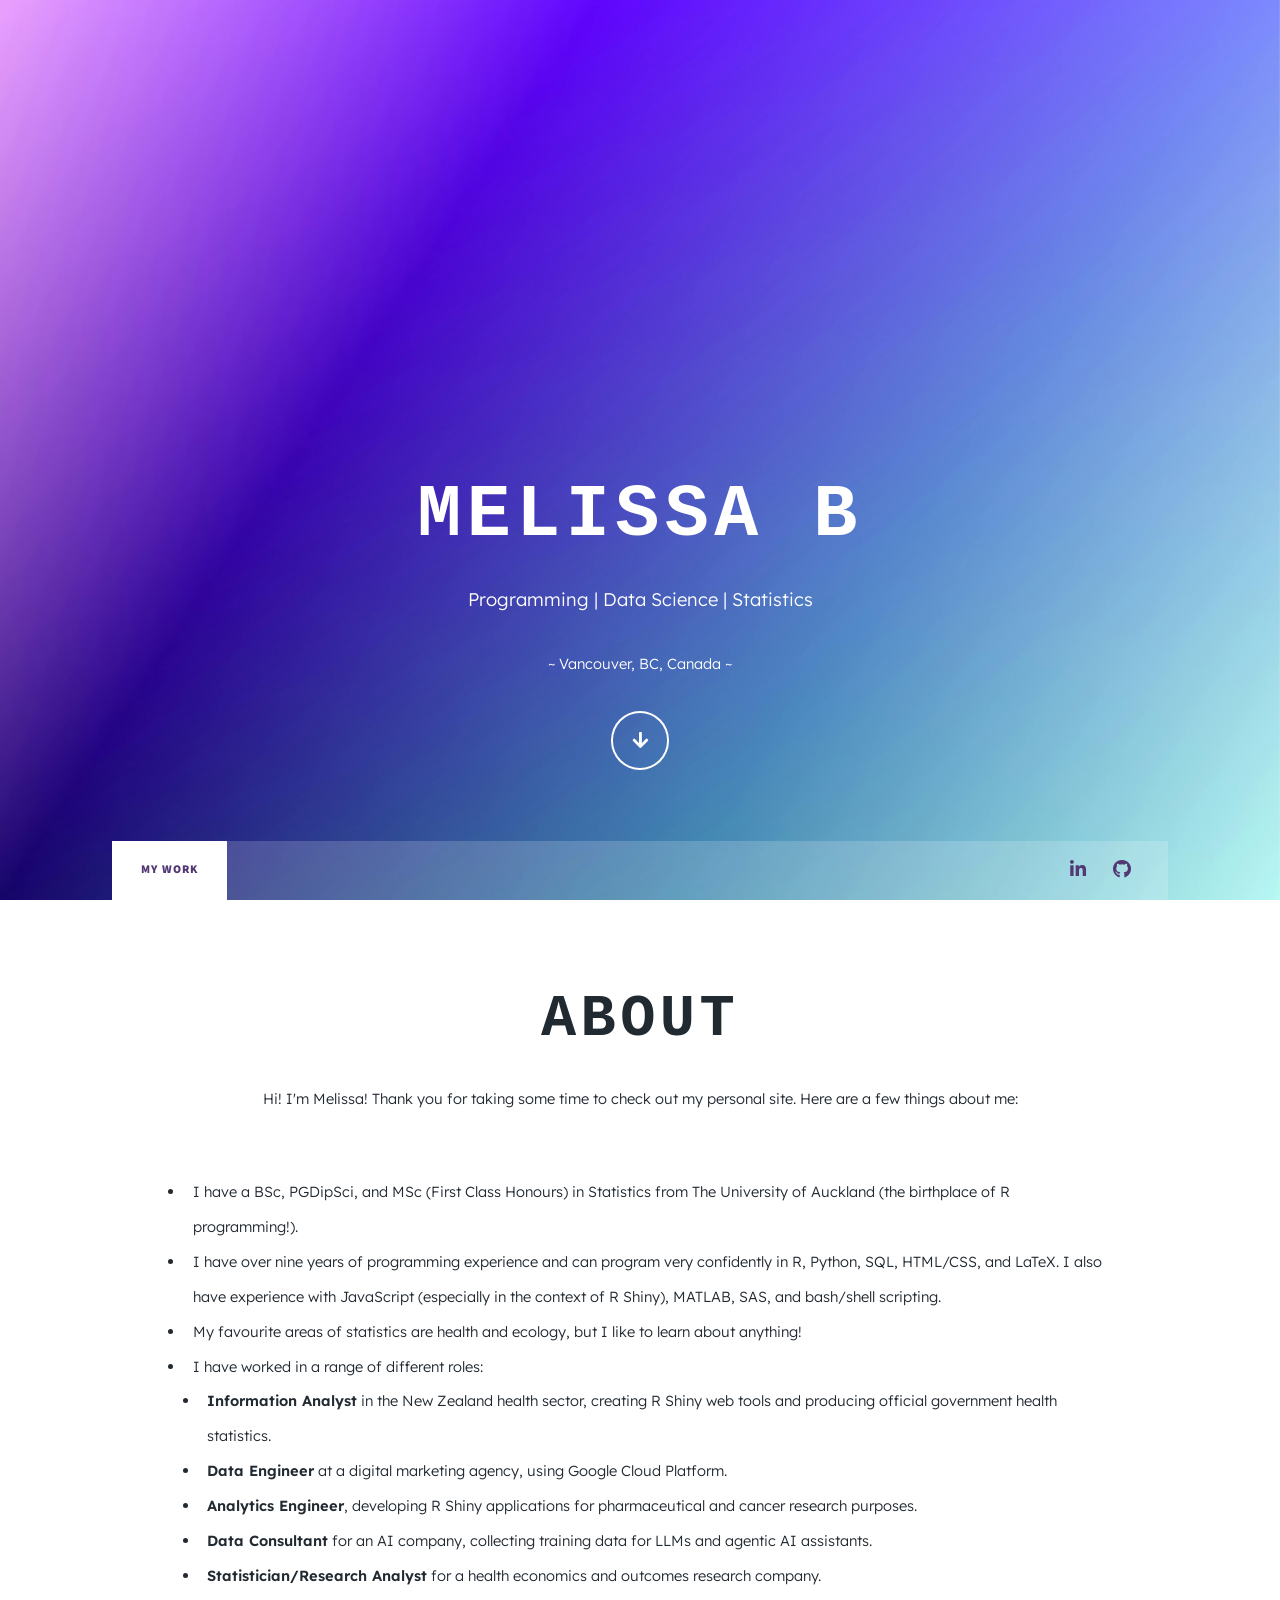
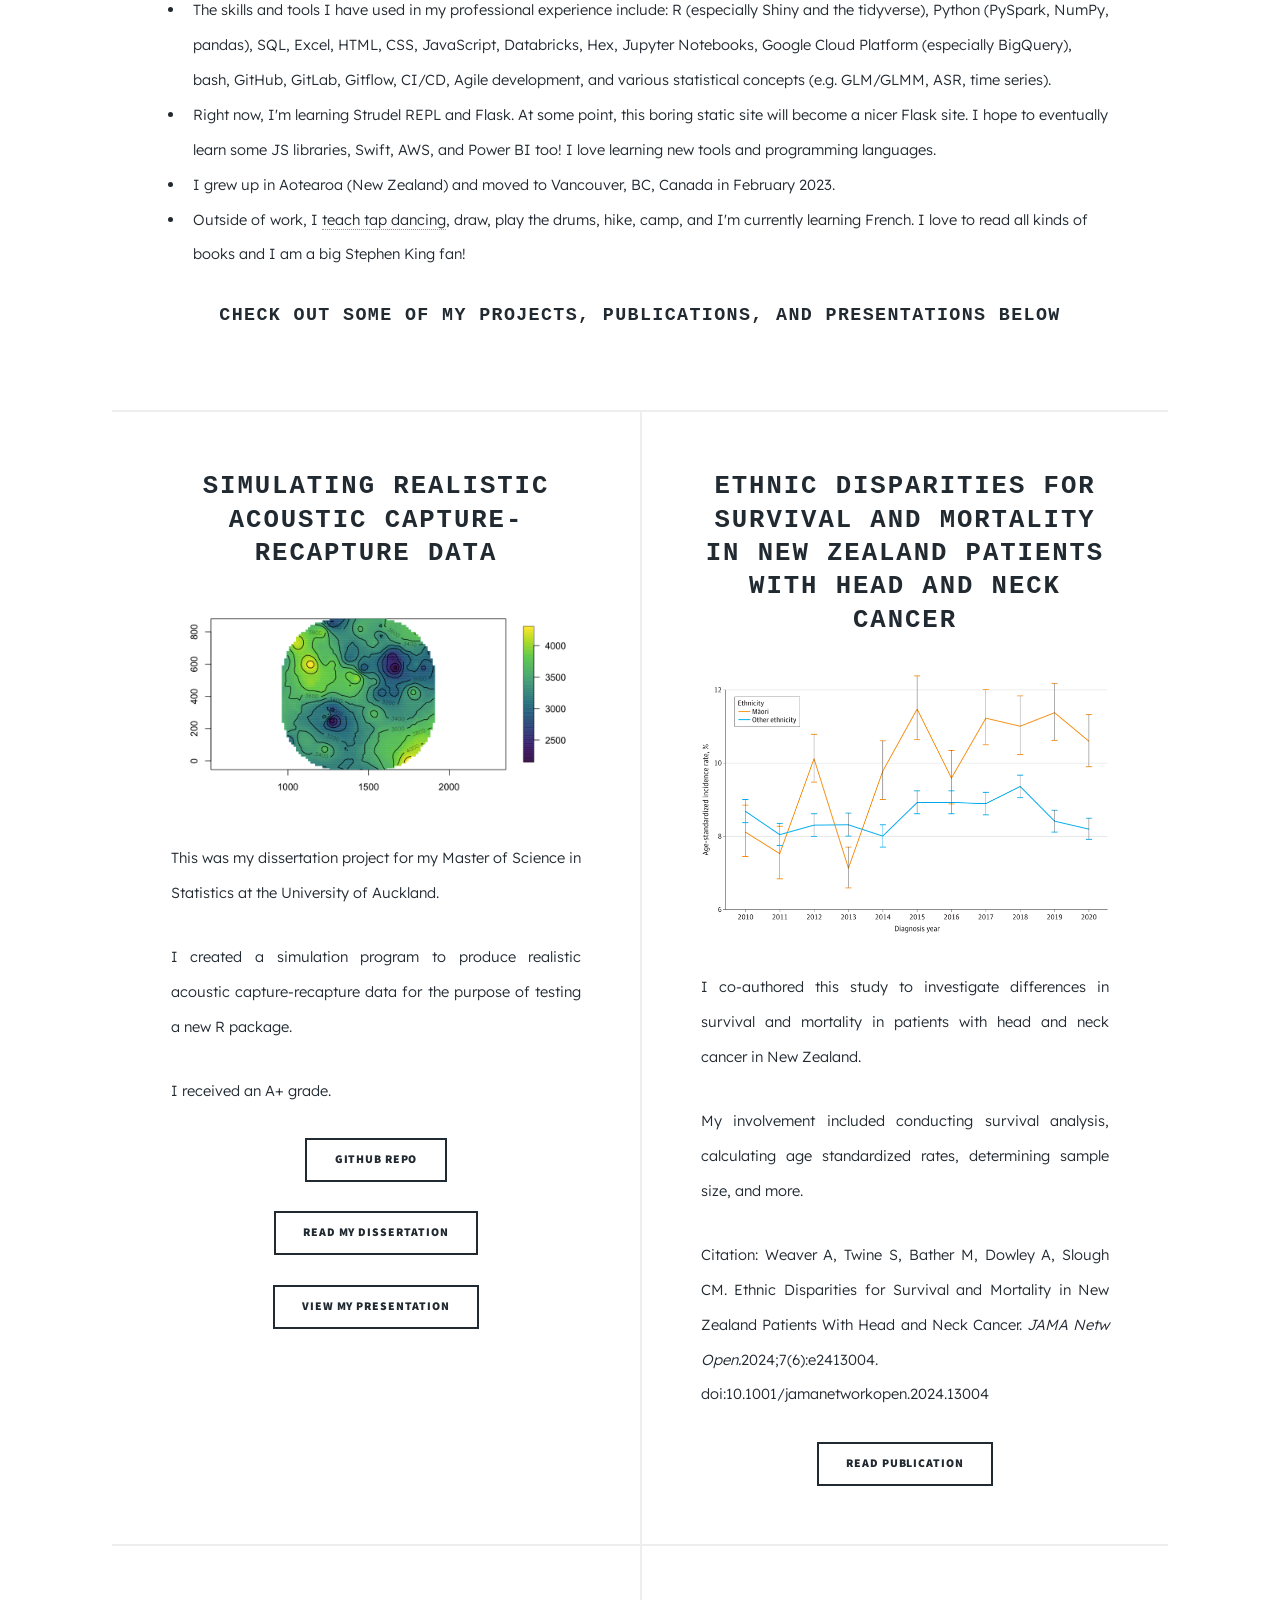
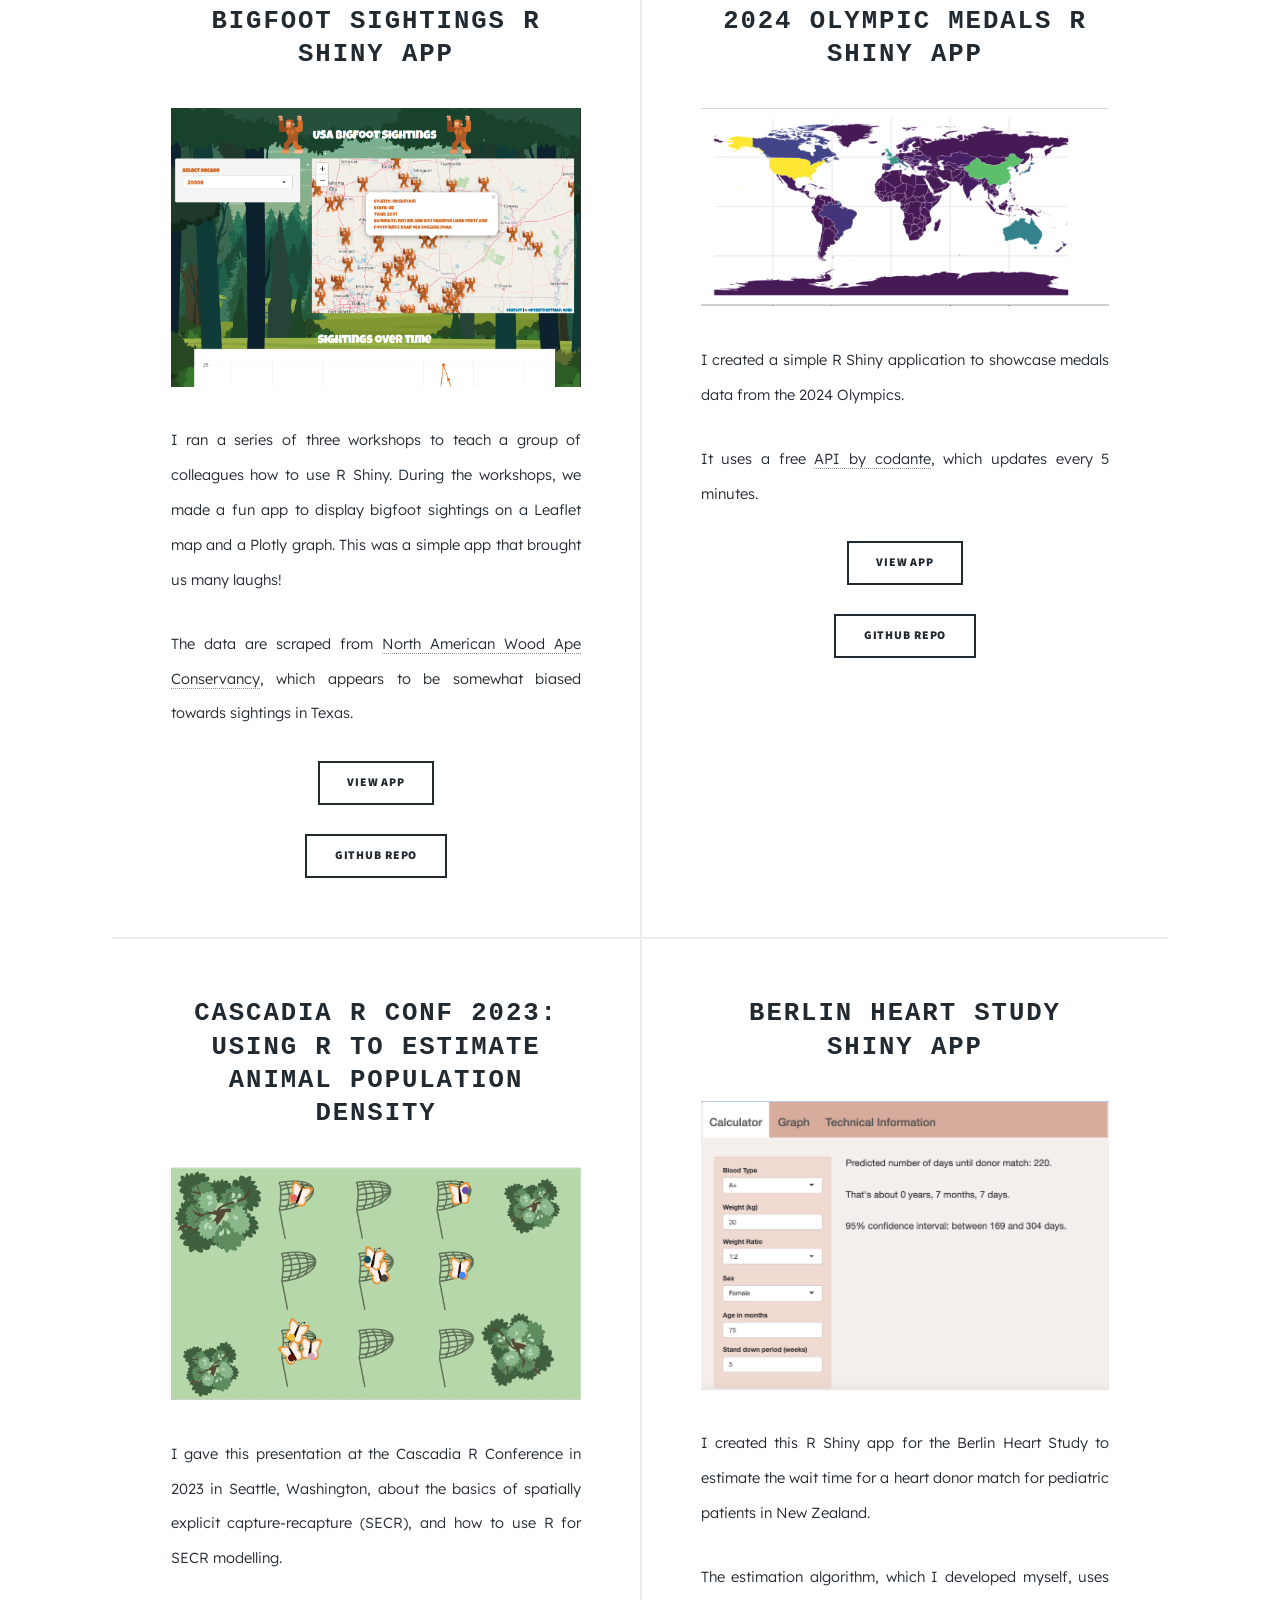
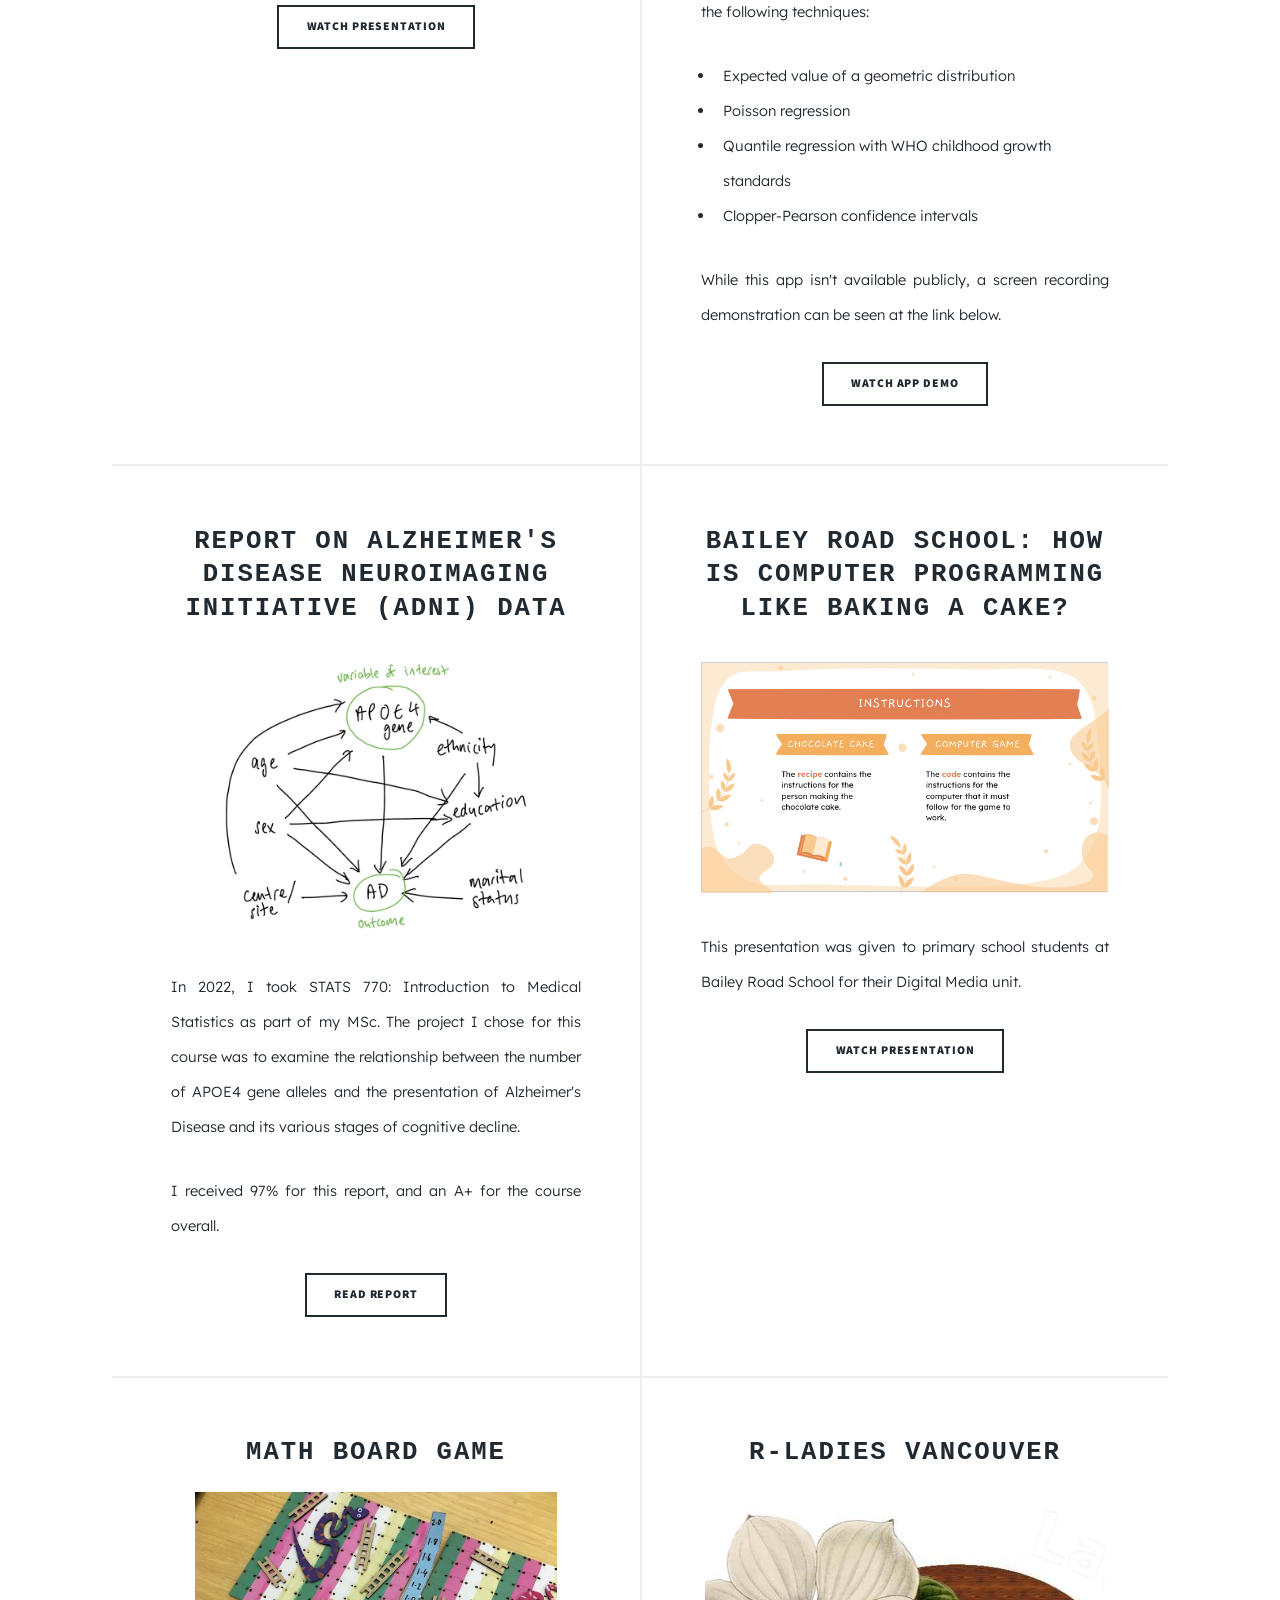
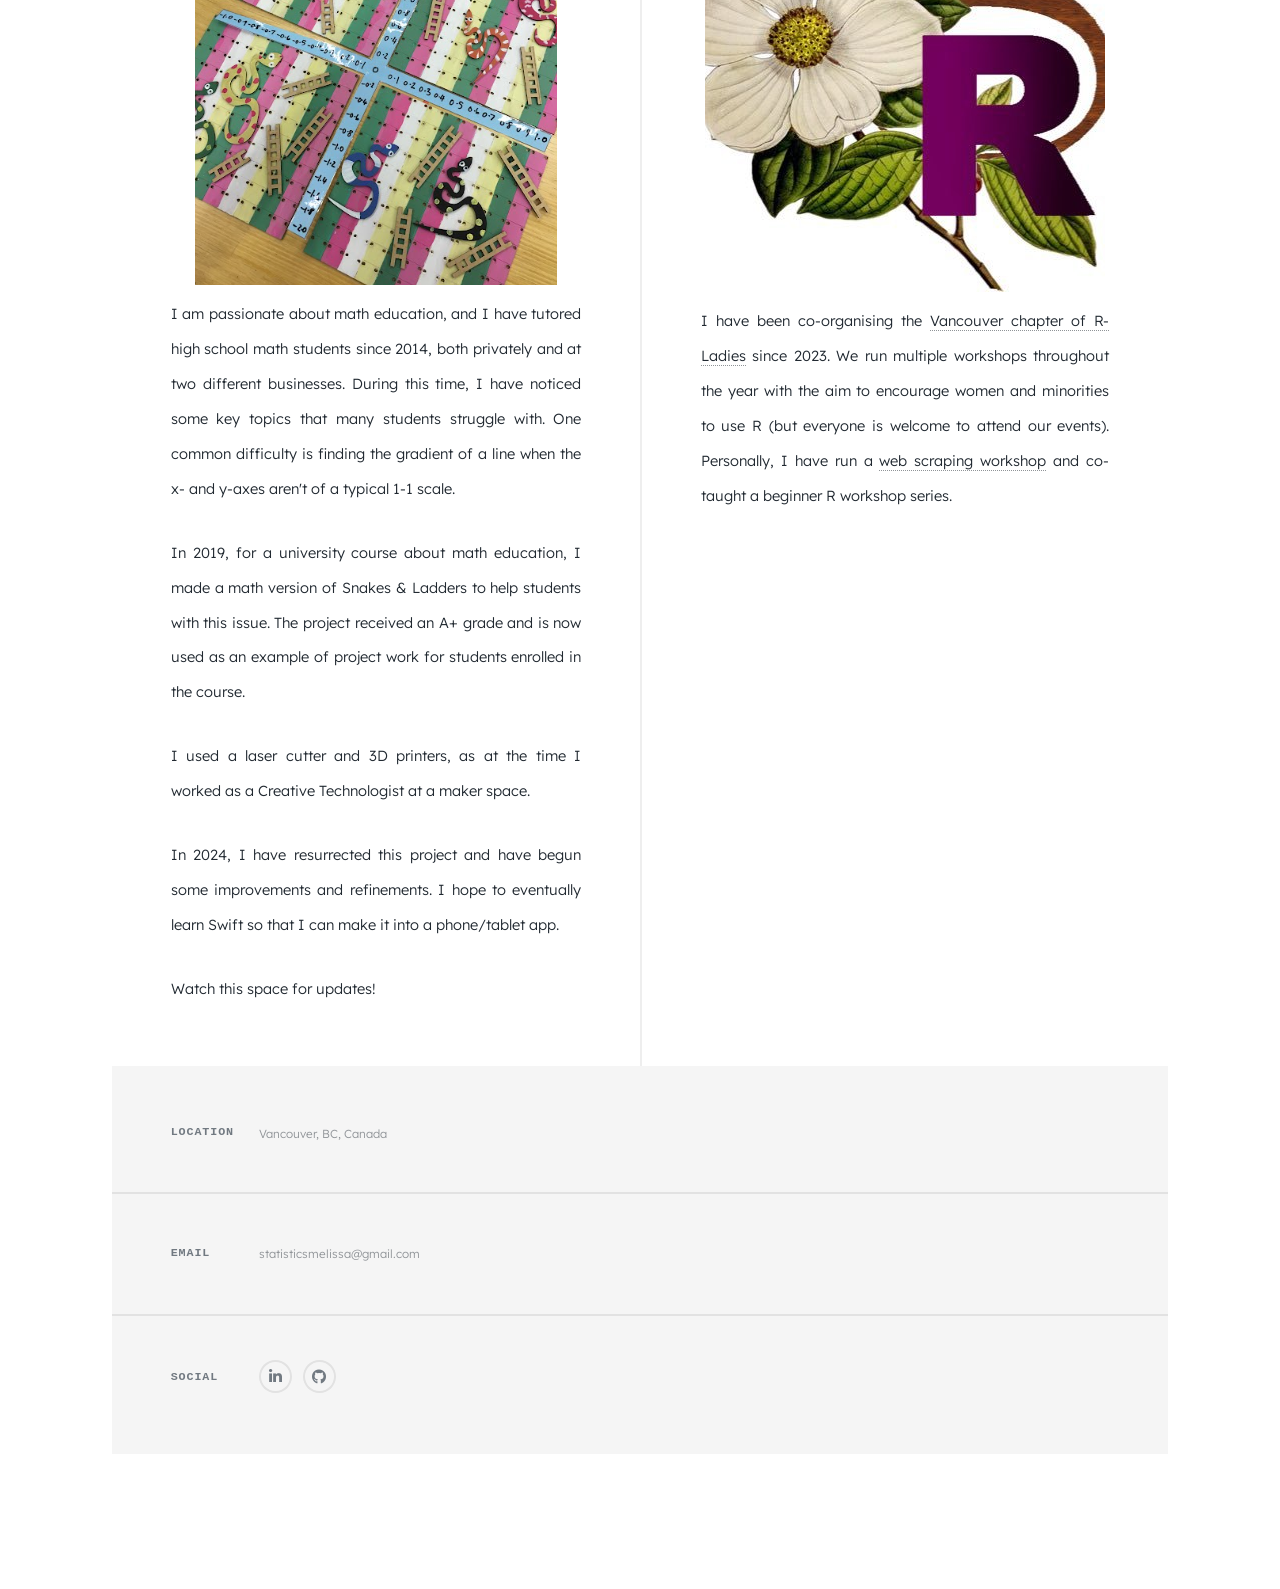
<file: index.html>
<!DOCTYPE HTML>
<!--
	Massively by HTML5 UP
	html5up.net | @ajlkn
	Free for personal and commercial use under the CCA 3.0 license (html5up.net/license)
-->
<html>
	<head>
		<title>Melissa Bather</title>
		<meta charset="utf-8" />
		<meta name="viewport" content="width=device-width, initial-scale=1, user-scalable=no" />
		<link rel="stylesheet" href="assets/css/main.css" />
		<noscript><link rel="stylesheet" href="assets/css/noscript.css" /></noscript>
	</head>
	<body class="is-preload">

		<!-- Wrapper -->
			<div id="wrapper" class="fade-in">

				<!-- Intro -->
					<div id="intro">
						<h1>Melissa B</h1>
						<p>Programming | Data Science | Statistics</p>
						<p id="header_location">~ Vancouver, BC, Canada ~</p>
						<ul class="actions">
							<li><a href="#header" class="button icon solid solo fa-arrow-down scrolly">Continue</a></li>
						</ul>
					</div>

				<!-- Header -->
					<header id="header">
						<a href="index.html" class="logo">Melissa B</a>
					</header>

				<!-- Nav -->
					<nav id="nav">
						<ul class="links">
							<li class="active"><a href="index.html">My Work</a></li>
						</ul>
						<ul class="icons">
							<li><a href="#" class="icon brands fa-linkedin-in"><span class="label">LinkedIn</span></a></li>
							<li><a href="#" class="icon brands fa-github"><span class="label">GitHub</span></a></li>
						</ul>
					</nav>

				<!-- Main -->
					<div id="main">

						<!-- Featured Post -->
							<article class="post featured">
								<header class="major">
									<h2>About</h2>
									<p>Hi! I'm Melissa! Thank you for taking some time to check out my personal site. Here are a few things about me:</p>			
								</header>
								<ul>
									<li>I have a BSc, PGDipSci, and MSc (First Class Honours) in Statistics from The University of Auckland (the birthplace of R programming!).</li>
									<li>I have over nine years of programming experience and can program very confidently in R, Python, SQL, HTML/CSS, and LaTeX. I also have experience with JavaScript (especially in the context of R Shiny), MATLAB, SAS, and bash/shell scripting.</li>
									<li>My favourite areas of statistics are health and ecology, but I like to learn about anything!</li>
									<li>I have worked in a range of different roles:</li>
										<ul id="job-list">
											<li><b>Information Analyst</b> in the New Zealand health sector, creating R Shiny web tools and producing official government health statistics.</li>
											<li><b>Data Engineer</b> at a digital marketing agency, using Google Cloud Platform.</li>
											<li><b>Analytics Engineer</b>, developing R Shiny applications for pharmaceutical and cancer research purposes.</li>
											<li><b>Data Consultant</b> for an AI company, collecting training data for LLMs and agentic AI assistants.</li>
											<li><b>Statistician/Research Analyst</b> for a health economics and outcomes research company.</li>
										</ul>
									<li>The skills and tools I have used in my professional experience include: R (especially Shiny and the tidyverse),
										Python (PySpark, NumPy, pandas), SQL, Excel, HTML, CSS, JavaScript, Databricks, Hex, Jupyter Notebooks, Google Cloud Platform (especially BigQuery), bash, GitHub, GitLab, Gitflow, CI/CD,
										Agile development, and various statistical concepts (e.g. GLM/GLMM, ASR, time series).
									</li>
									<li> Right now, I'm learning Strudel REPL and Flask. At some point, this boring static site will become a nicer Flask site. I hope to eventually learn some JS libraries, Swift, AWS, and Power BI too! I love learning new tools and programming languages.
									</li>
									<li>I grew up in Aotearoa (New Zealand) and moved to Vancouver, BC, Canada in February 2023.</li>
									<li>Outside of work, I <a href="https://www.richmondacademyofdance.com/melissa-bather">teach tap dancing</a>, draw, play the drums, hike, camp, and I'm currently learning French. I love to read all kinds of books and I am a big Stephen King fan!</li>
								</ul>
								<h3>Check out some of my projects, publications, and presentations below</h3>
							</article>

						<!-- Posts -->
							<section class="posts">
								<article>
									<header>
										<h2><a href="https://github.com/melbather/simulating-acr-data">Simulating Realistic Acoustic Capture-Recapture Data</a></h2>
									</header>
									<a href="https://github.com/melbather/simulating-acr-data" target="_blank" class="image fit"><img src="images/capt-recapt.png" alt="" /></a>
									<p>This was my dissertation project for my Master of Science in Statistics at the University of Auckland.</p>
									<p>I created a simulation program to produce realistic acoustic capture-recapture data for the purpose of testing a new R package.</p>
									<p>I received an A+ grade.</p>									
									<ul class="actions special">
										<li><a href="https://github.com/melbather/simulating-acr-data" target="_blank" class="button">GitHub Repo</a></li>
									</ul>
									<ul class="actions special">
										<li><a href="files/Melissa Bather Dissertation.pdf" class="button" download>Read My Dissertation</a></li>
									</ul>
									<ul class="actions special">
										<li><a href="https://drive.google.com/file/d/1yDaxGUN2RsQVJgRgxCX96MwEtmK6qvJ8/view?usp=sharing" target="_blank" class="button">View My Presentation</a></li>
									</ul>
								</article>
								<article>
									<header>
										<h2><a href="https://jamanetwork.com/journals/jamanetworkopen/fullarticle/2819455?guestAccessKey=626c2dfd-67b6-4c3b-807a-51d10d2388b1&utm_source=jps&utm_medium=email&utm_campaign=author_alert-jamanetwork&utm_content=author-author_engagement&utm_term=1m" target="_blank">Ethnic Disparities for Survival and Mortality in New Zealand Patients With Head and Neck Cancer</a></h2>
									</header>
									<a href="https://jamanetwork.com/journals/jamanetworkopen/fullarticle/2819455?guestAccessKey=626c2dfd-67b6-4c3b-807a-51d10d2388b1&utm_source=jps&utm_medium=email&utm_campaign=author_alert-jamanetwork&utm_content=author-author_engagement&utm_term=1m" class="image fit" target="_blank"><img src="images/asr.png" alt="" /></a>
									<p>I co-authored this study to investigate differences in survival and mortality in patients with head and neck cancer in New Zealand.</p>
									<p>My involvement included conducting survival analysis, calculating age standardized rates, determining sample size, and more.</p>
									<p>Citation: Weaver A, Twine S, Bather M, Dowley A, Slough CM. Ethnic Disparities for Survival and Mortality in New Zealand Patients With Head and Neck Cancer. <i>JAMA Netw Open.</i>2024;7(6):e2413004. doi:10.1001/jamanetworkopen.2024.13004</p>
									<ul class="actions special">
										<li><a href="https://jamanetwork.com/journals/jamanetworkopen/fullarticle/2819455?guestAccessKey=626c2dfd-67b6-4c3b-807a-51d10d2388b1&utm_source=jps&utm_medium=email&utm_campaign=author_alert-jamanetwork&utm_content=author-author_engagement&utm_term=1m" target="_blank" class="button">Read Publication</a></li>
									</ul>
								</article>
								<article>
									<header>
										<h2><a href="https://statisticsmelissa.shinyapps.io/bigfoot-sightings/" target="_blank">Bigfoot Sightings R Shiny App</a></h2>
									</header>
									<a href="https://statisticsmelissa.shinyapps.io/bigfoot-sightings/" class="image fit" target="_blank"><img src="images/bigfoot-app.png" alt="" /></a>
									<p>I ran a series of three workshops to teach a group of colleagues how to use R Shiny. During the workshops, we made a fun app to display bigfoot sightings on a Leaflet map and a Plotly graph. This was a simple app that brought us many laughs!</p>
									<p>The data are scraped from <a href="https://www.woodape.org/" target="_blank">North American Wood Ape Conservancy</a>, which appears to be somewhat biased towards sightings in Texas.</p>
									<ul class="actions special">
										<li><a href="https://statisticsmelissa.shinyapps.io/bigfoot-sightings/" target="_blank" class="button">View App</a></li>
									</ul>
									<ul class="actions special">
										<li><a href="https://github.com/melbather/bigfoot-app" target="_blank" class="button">GitHub Repo</a></li>
									</ul>
								</article>
								<article>
									<header>
										<h2><a href="https://statisticsmelissa.shinyapps.io/olympic-medals/" target="_blank">2024 Olympic Medals R Shiny App</a></h2>
									</header>
									<a href="https://statisticsmelissa.shinyapps.io/olympic-medals/" class="image fit" target="_blank"><img src="images/olympics-map.png" alt="" /></a>
									<p>I created a simple R Shiny application to showcase medals data from the 2024 Olympics.</p>
									<p>It uses a free <a href="https://docs.apis.codante.io/olympic-games-english" target="_blank">API by codante</a>, which updates every 5 minutes.</p>
									<ul class="actions special">
										<li><a href="https://statisticsmelissa.shinyapps.io/olympic-medals/" target="_blank" class="button">View App</a></li>
									</ul>
									<ul class="actions special">
										<li><a href="https://github.com/melbather/2024-olympics-data" target="_blank" class="button">GitHub Repo</a></li>
									</ul>
								</article>
								<article>
									<header>
										<h2><a href="https://www.youtube.com/watch?v=zB0AiWao7FI&t=712s" target="_blank">Cascadia R Conf 2023: Using R to Estimate Animal Population Density</a></h2>
									</header>
									<a href="https://www.youtube.com/watch?v=zB0AiWao7FI&t=712s" class="image fit" target="_blank"><img src="images/rconf.png" alt="" /></a>
									<p>I gave this presentation at the Cascadia R Conference in 2023 in Seattle, Washington, about the basics of
										spatially explicit capture-recapture (SECR), and how to use R for SECR modelling.
									</p>
									<ul class="actions special">
										<li><a href="https://www.youtube.com/watch?v=zB0AiWao7FI&t=712s" class="button" target="_blank">Watch Presentation</a></li>
									</ul>
								</article>
								<article>
									<header>
										<h2><a href="https://drive.google.com/file/d/1dUzVFaUibT8KI4MzbMeLjRqza__forP-/view?usp=sharing" target="_blank">Berlin Heart Study Shiny App</a></h2>
									</header>
									<a href="https://drive.google.com/file/d/1dUzVFaUibT8KI4MzbMeLjRqza__forP-/view?usp=sharing" target="_blank" class="image fit" download><img src="images/bas.png" alt="" /></a>
									<p>I created this R Shiny app for the Berlin Heart Study to estimate the wait time for a heart donor match 
										for pediatric patients in New Zealand.
									</p>
									<p>The estimation algorithm, which I developed myself, uses the following techniques:</p>
								    <ul>
										<li>Expected value of a geometric distribution</li>
										<li>Poisson regression</li>
										<li>Quantile regression with WHO childhood growth standards</li>
										<li>Clopper-Pearson confidence intervals</li>
									</ul>
									<p>While this app isn't available publicly, a screen recording demonstration can be seen at the link below.</p>
									<ul class="actions special">
										<li><a href="https://drive.google.com/file/d/1dUzVFaUibT8KI4MzbMeLjRqza__forP-/view?usp=sharing" target="_blank" class="button" download>Watch App Demo</a></li>
									</ul>
								</article>
								<article>
									<header>
										<h2><a href="files/report.pdf" download>Report on Alzheimer's Disease Neuroimaging Initiative (ADNI) data</a></h2>
									</header>
									<a href="files/report.pdf" class="image fit" download><img src="images/adni.png" alt="" /></a>
									<p>In 2022, I took STATS 770: Introduction to Medical Statistics as part of my MSc. The project I chose
										for this course was to examine the relationship between the number of APOE4 gene alleles and the 
										presentation of Alzheimer's Disease and its various stages of cognitive decline.  
									</p>
									<p>I received 97% for this report, and an A+ for the course overall.</p>
									<ul class="actions special">
										<li><a href="files/report.pdf" class="button" download>Read Report</a></li>
									</ul>
								</article>
								<article>
									<header>
										<h2><a href="https://drive.google.com/file/d/1-qf5NIRVhvJRTwSeHLSU6Kvki94h3063/view?usp=sharing" target="_blank">Bailey Road School: How Is Computer Programming Like Baking a Cake?</a></h2>
									</header>
									<a href="https://drive.google.com/file/d/1-qf5NIRVhvJRTwSeHLSU6Kvki94h3063/view?usp=sharing" class="image fit" target="_blank"><img src="images/bailyrd.png" alt="" /></a>
									<p>This presentation was given to primary school students at Bailey Road School for their Digital Media unit.</p>
									<ul class="actions special">
										<li><a href="https://drive.google.com/file/d/1-qf5NIRVhvJRTwSeHLSU6Kvki94h3063/view?usp=sharing" class="button" target="_blank">Watch Presentation</a></li>
									</ul>
								</article>
								<article>
									<header>
										<h2>Math Board Game</h2>
									</header>
									<img src="images/boardgame.png" alt="" />
										<p>I am passionate about math education, and I have tutored high school math students since 2014, both privately and at two different businesses. 
											During this time, I have noticed some key topics that many students struggle with. One common difficulty
										    is finding the gradient of a line when the x- and y-axes aren't of a typical 1-1 scale.</p>
										<p>In 2019, for a university course about math education, I made a math version of Snakes & Ladders to help students with this issue. 
											The project received an A+ grade and is now used as an example of project work for students enrolled in the course.</p>
										<p>I used a laser cutter and 3D printers, as at the time I worked as a Creative Technologist at a maker space.</p>
										<p>In 2024, I have resurrected this project and have begun some improvements and refinements. I hope to eventually learn Swift so that I 
											can make it into a phone/tablet app.</p>
										<p>Watch this space for updates!</p>
								</article>
								<article>
									<header>
										<h2>R-Ladies Vancouver</h2>
									</header>
									<img src="images/R Ladies.jpg" alt="" />
										<p>I have been co-organising the <a href="https://www.meetup.com/rladies-vancouver/">Vancouver chapter of R-Ladies</a> since 2023. We run multiple workshops throughout the year with the aim to encourage women and minorities to use R (but everyone is welcome to attend our events). Personally, I have run a <a href="https://github.com/melbather/web-scraping-workshop">web scraping workshop</a> and co-taught a beginner R workshop series.</p>
								</article>
							</section>

					</div>

				<!-- Footer -->
					<footer id="footer">
						<section class="split contact">
							<section class="alt">
								<h3>Location</h3>
								<p>Vancouver, BC, Canada</p>
							</section>
							<section>
								<h3>Email</h3>
								<p>statisticsmelissa@gmail.com</p>
							</section>
							<section>
								<h3>Social</h3>
								<ul class="icons alt">
									<li><a href="https://www.linkedin.com/in/statisticsmelissa/" class="icon brands alt fa-linkedin-in"><span class="label">LinkedIn</span></a></li>
									<li><a href="https://github.com/melbather" class="icon brands alt fa-github"><span class="label">GitHub</span></a></li>
								</ul>
							</section>
						</section>
					</footer>

				<!-- Copyright -->
					<div id="copyright">
						<ul><li>&copy; Melissa Bather 2024</li><li>Design: <a href="https://html5up.net">HTML5 UP</a></li></ul>
					</div>

			</div>

		<!-- Scripts -->
			<script src="assets/js/jquery.min.js"></script>
			<script src="assets/js/jquery.scrollex.min.js"></script>
			<script src="assets/js/jquery.scrolly.min.js"></script>
			<script src="assets/js/browser.min.js"></script>
			<script src="assets/js/breakpoints.min.js"></script>
			<script src="assets/js/util.js"></script>
			<script src="assets/js/main.js"></script>

	</body>
</html>
</file>
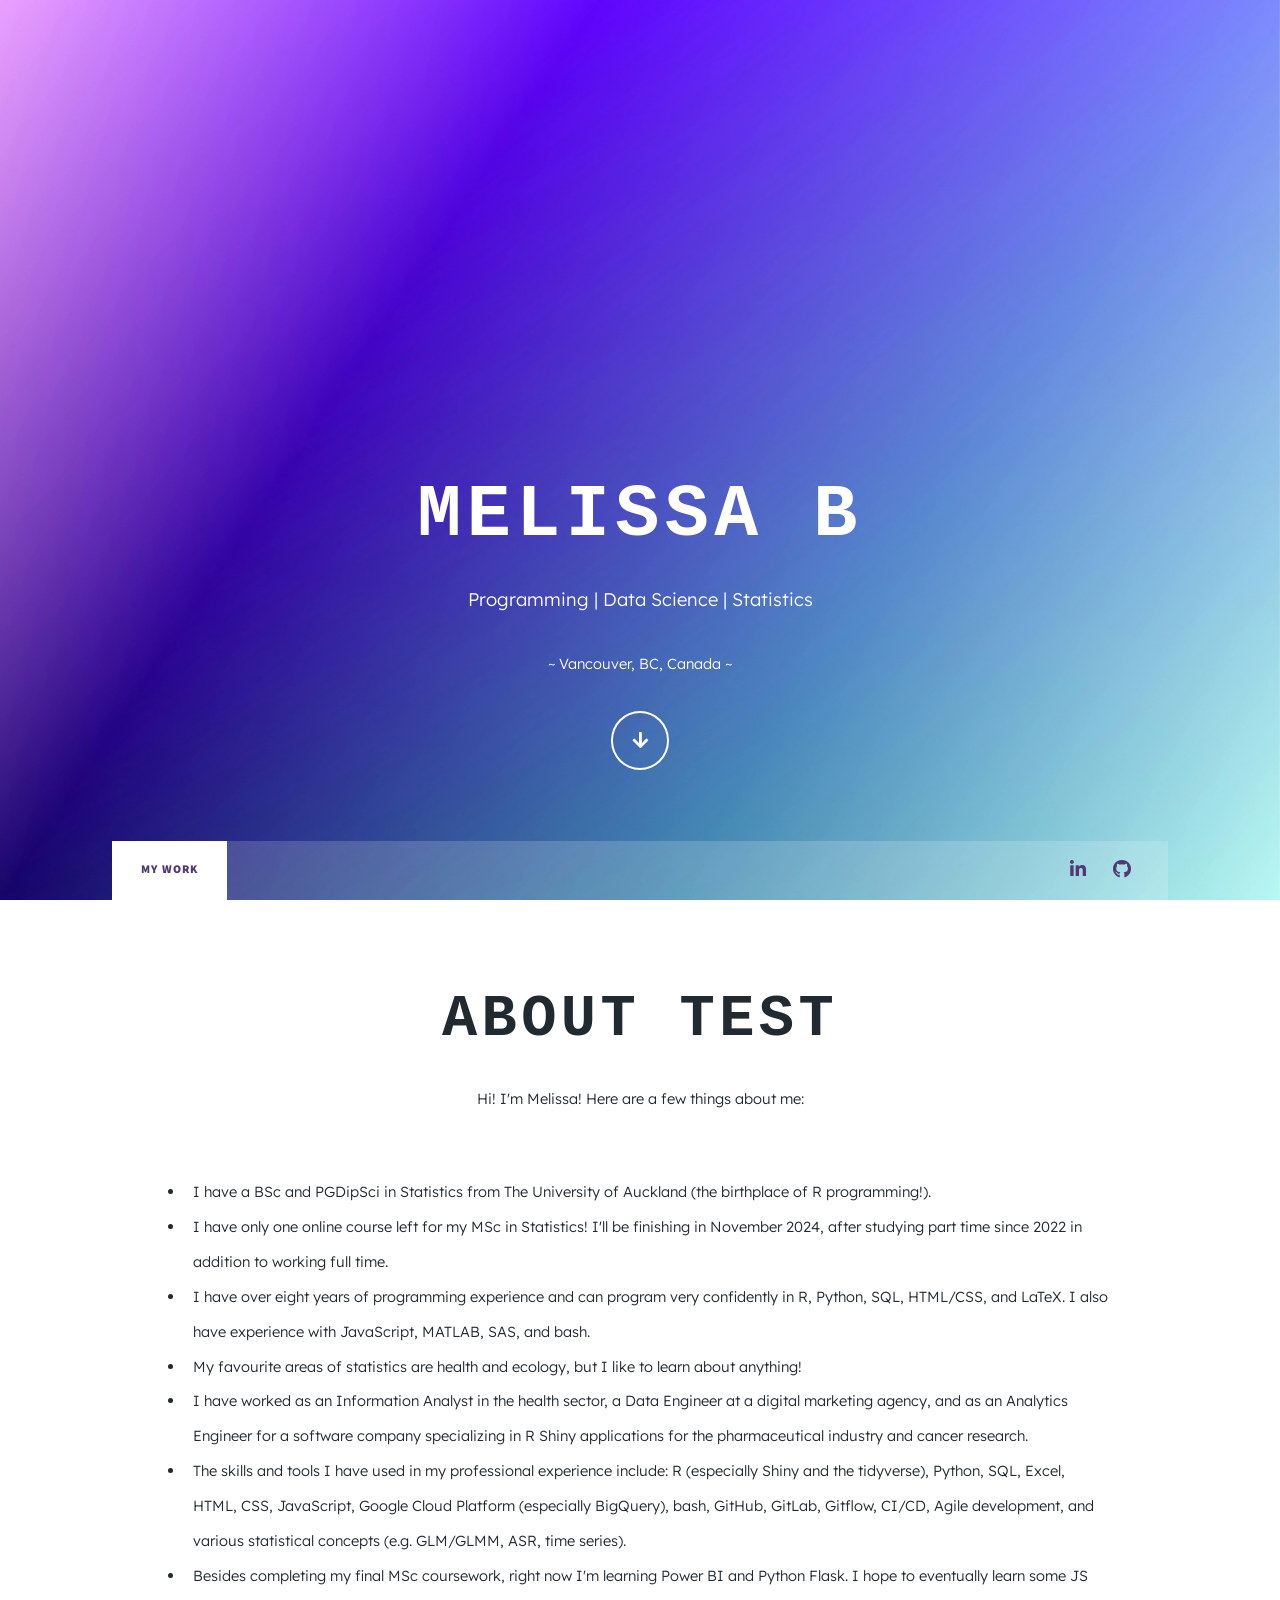
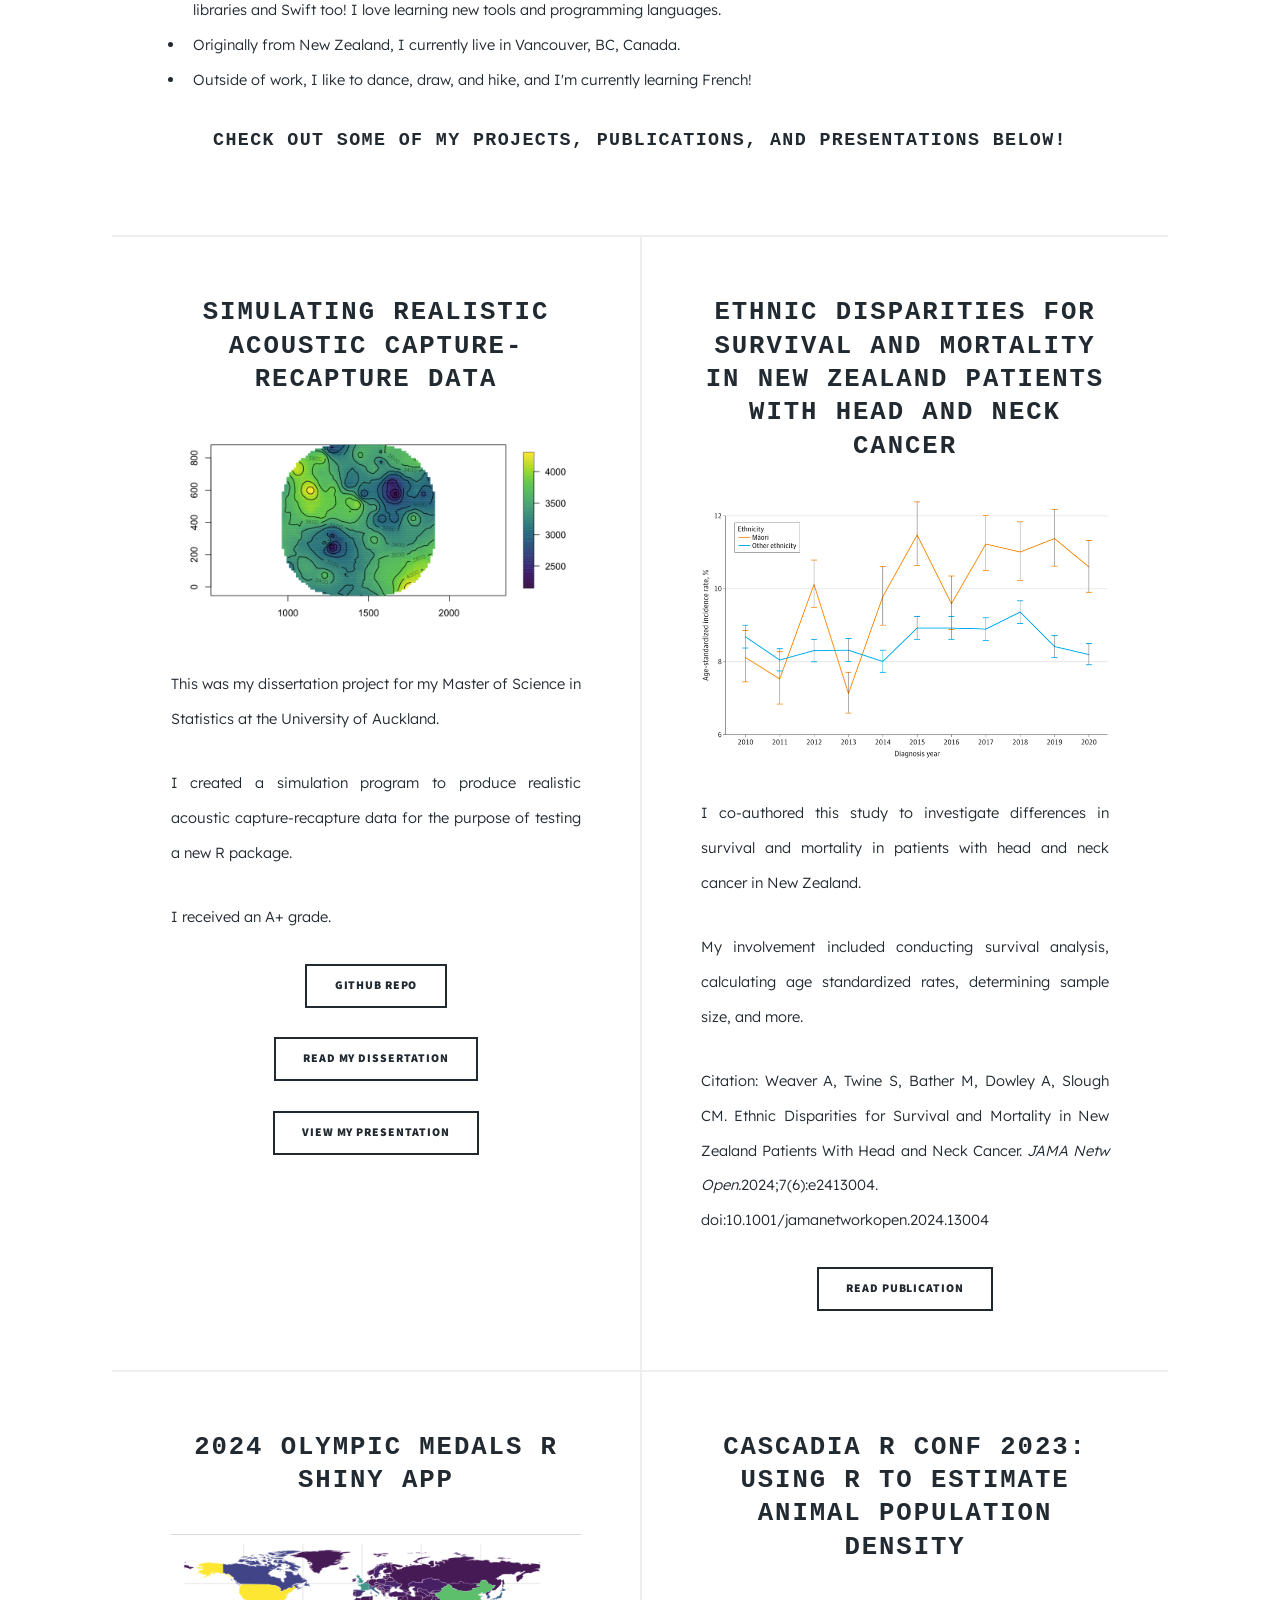
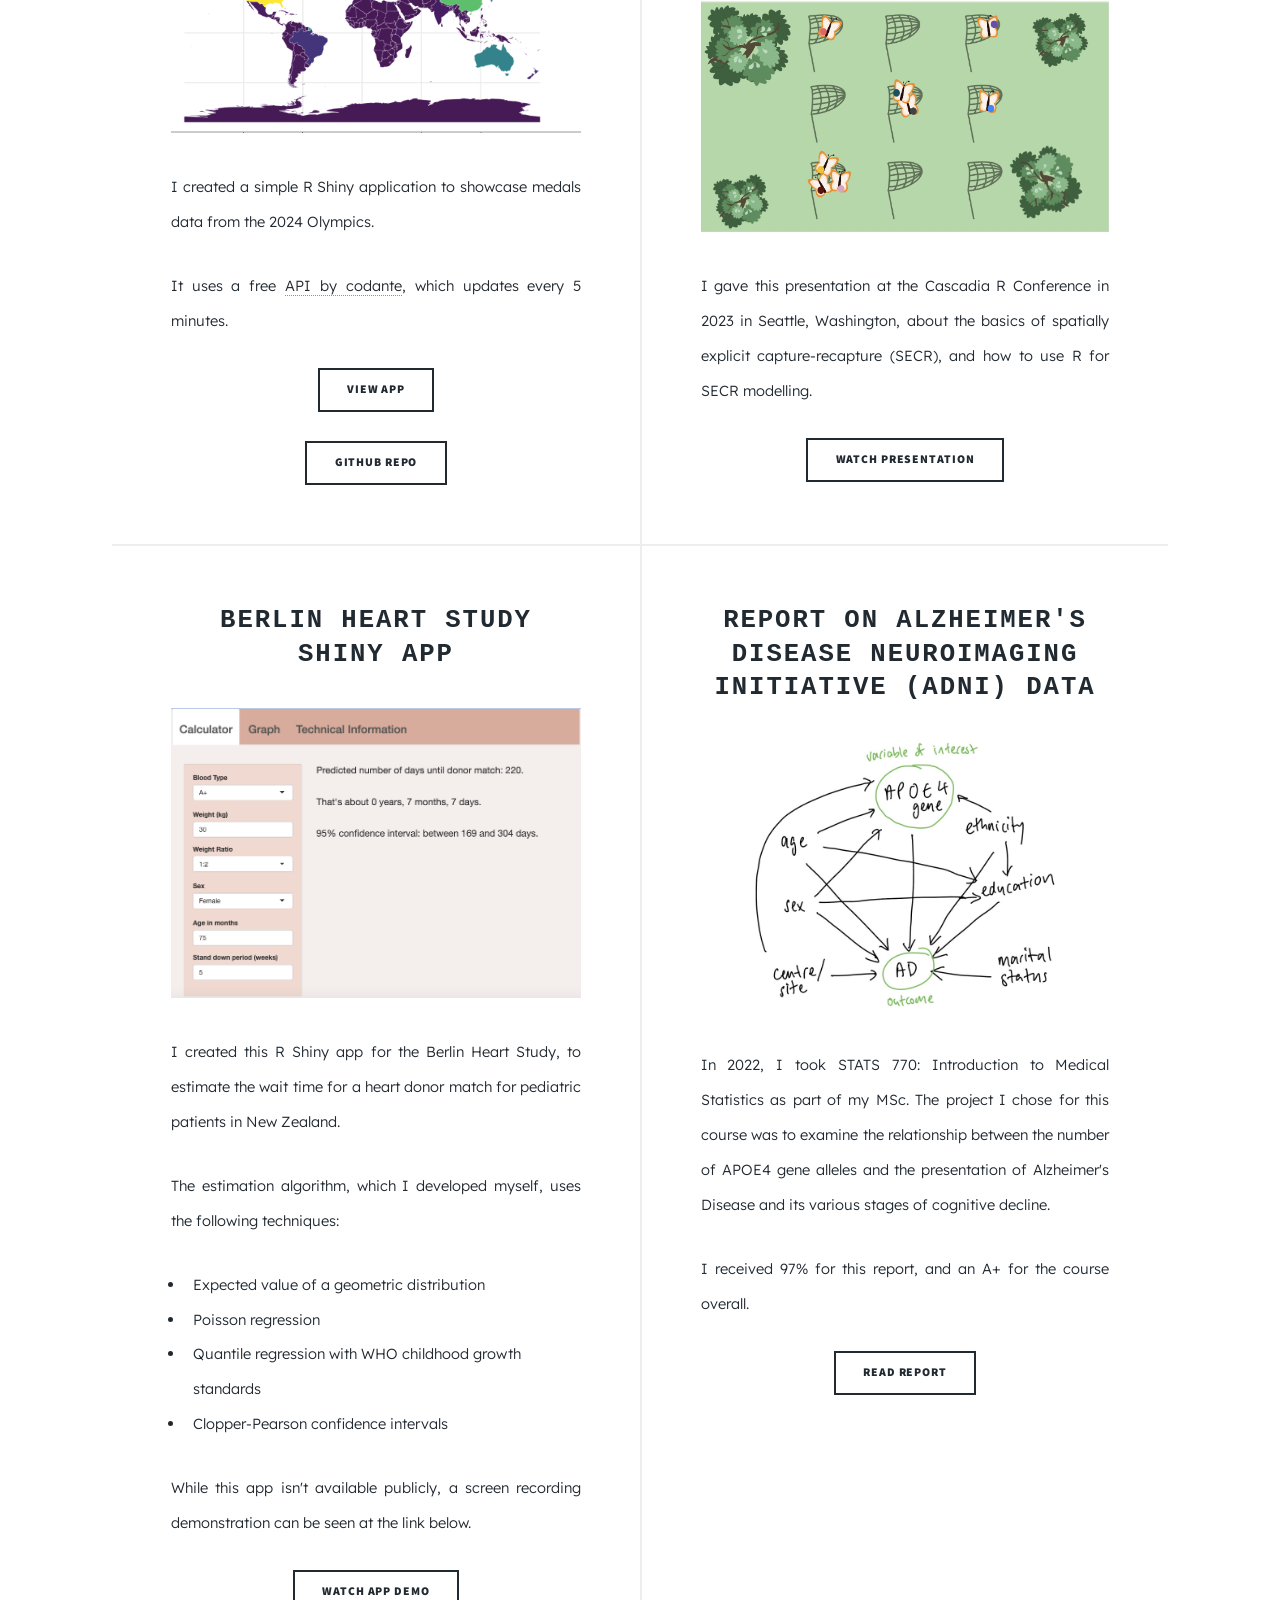
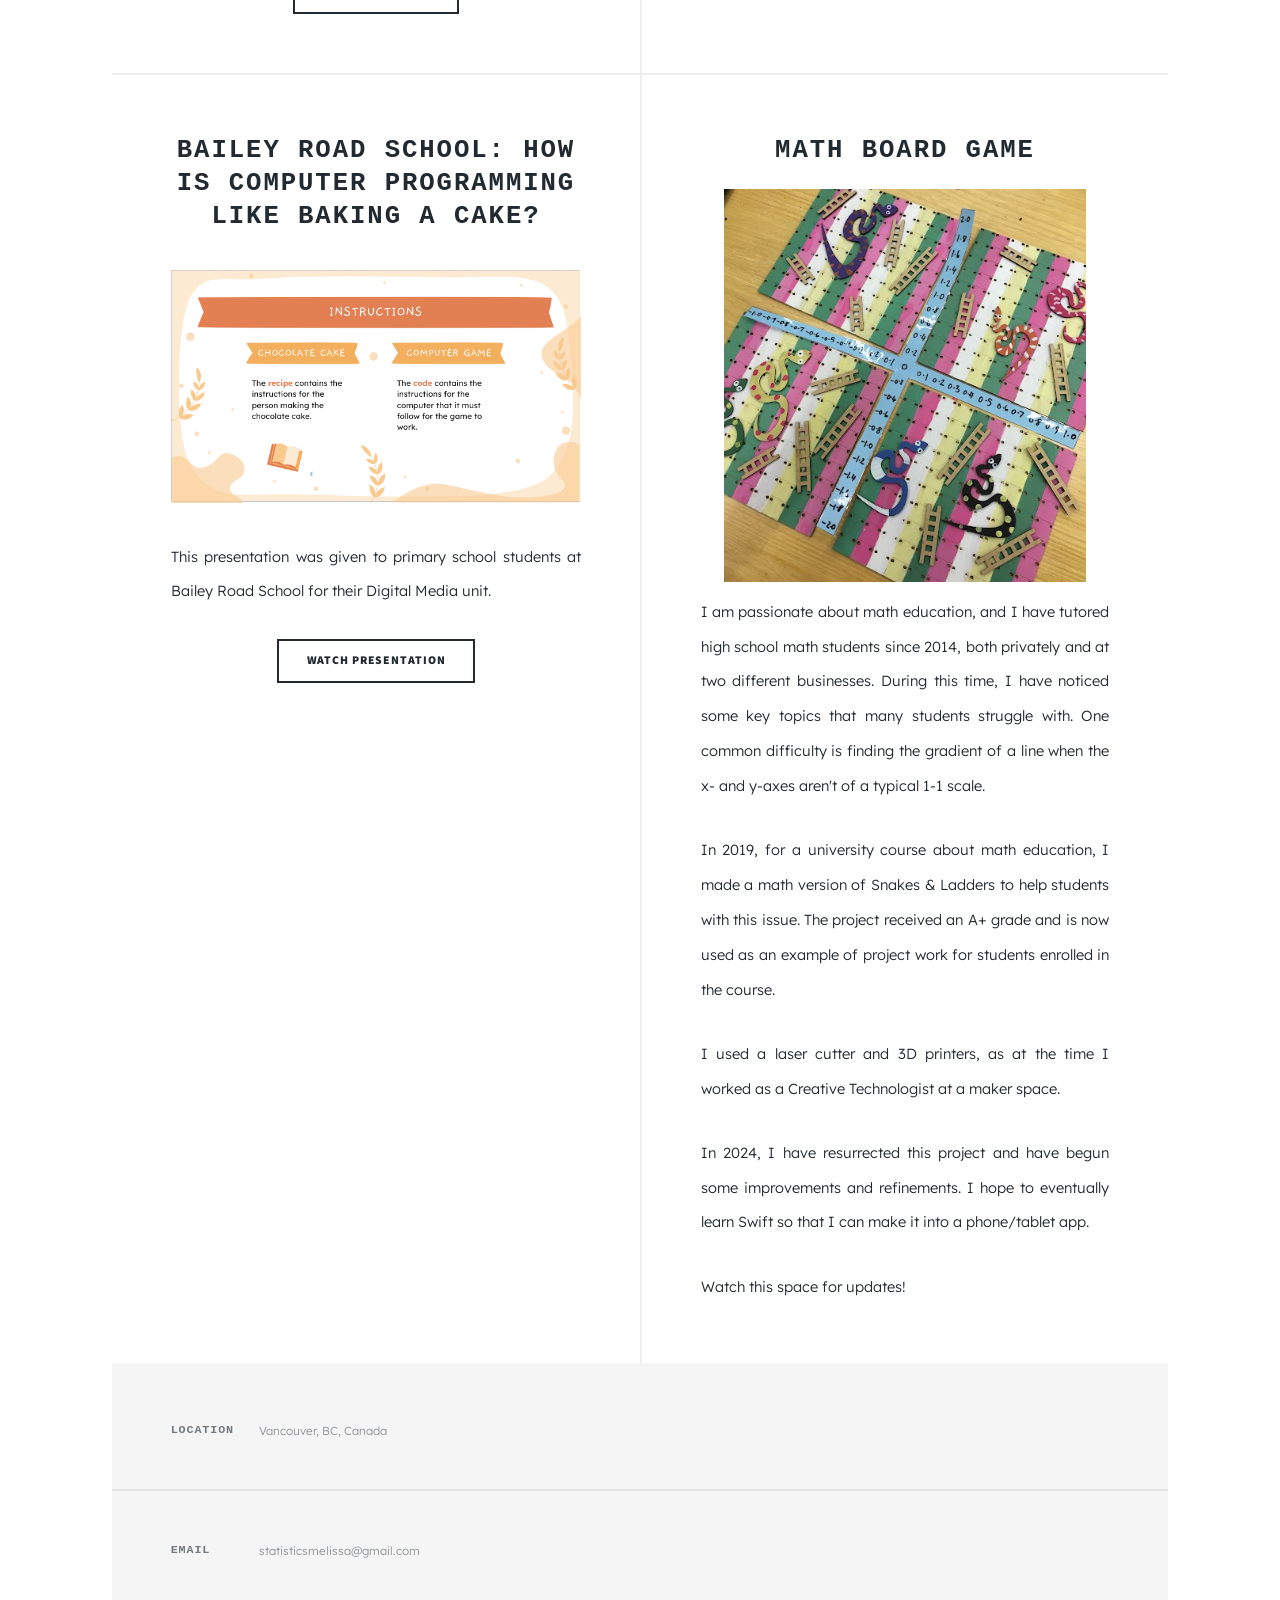
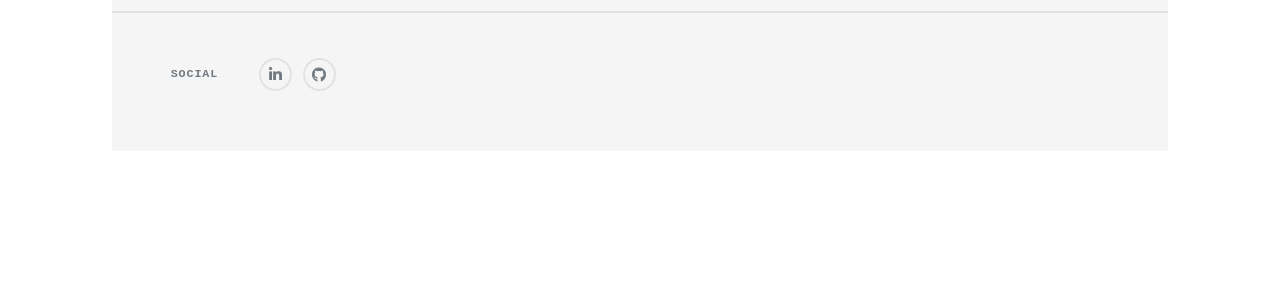
<file: new_tab.html>
<!DOCTYPE HTML>
<!--
	Massively by HTML5 UP
	html5up.net | @ajlkn
	Free for personal and commercial use under the CCA 3.0 license (html5up.net/license)
-->
<html>
	<head>
		<title>Melissa Bather</title>
		<meta charset="utf-8" />
		<meta name="viewport" content="width=device-width, initial-scale=1, user-scalable=no" />
		<link rel="stylesheet" href="assets/css/main.css" />
		<noscript><link rel="stylesheet" href="assets/css/noscript.css" /></noscript>
	</head>
	<body class="is-preload">

		<!-- Wrapper -->
			<div id="wrapper" class="fade-in">

				<!-- Intro -->
					<div id="intro">
						<h1>Melissa B</h1>
						<p>Programming | Data Science | Statistics</p>
						<p id="header_location">~ Vancouver, BC, Canada ~</p>
						<ul class="actions">
							<li><a href="#header" class="button icon solid solo fa-arrow-down scrolly">Continue</a></li>
						</ul>
					</div>

				<!-- Header -->
					<header id="header">
						<a href="index.html" class="logo">Melissa B</a>
					</header>

				<!-- Nav -->
					<nav id="nav">
						<ul class="links">
							<li class="active"><a href="index.html">My Work</a></li>
						</ul>
						<ul class="icons">
							<li><a href="#" class="icon brands fa-linkedin-in"><span class="label">LinkedIn</span></a></li>
							<li><a href="#" class="icon brands fa-github"><span class="label">GitHub</span></a></li>
						</ul>
					</nav>

				<!-- Main -->
					<div id="main">

						<!-- Featured Post -->
							<article class="post featured">
								<header class="major">
									<h2>About test</h2>
									<p>Hi! I'm Melissa! Here are a few things about me:</p>			
								</header>
								<ul>
									<li>I have a BSc and PGDipSci in Statistics from The University of Auckland (the birthplace of R programming!).</li>
									<li>I have only one online course left for my MSc in Statistics! I'll be finishing in November 2024, after studying part time since 2022 in addition to working full time.</li>
									<li>I have over eight years of programming experience and can program very confidently in R, Python, SQL, HTML/CSS, and LaTeX. I also have experience with JavaScript, MATLAB, SAS, and bash.</li>
									<li>My favourite areas of statistics are health and ecology, but I like to learn about anything!</li>
									<li>I have worked as an Information Analyst in the health sector, a Data Engineer at a digital marketing agency, and as an Analytics Engineer for a software company 
										specializing in R Shiny applications for the pharmaceutical industry and cancer research.</li>
									<li>The skills and tools I have used in my professional experience include: R (especially Shiny and the tidyverse),
										Python, SQL, Excel, HTML, CSS, JavaScript, Google Cloud Platform (especially BigQuery), bash, GitHub, GitLab, Gitflow, CI/CD,
										Agile development, and various statistical concepts (e.g. GLM/GLMM, ASR, time series).
									</li>
									<li>Besides completing my final MSc coursework, right now I'm learning Power BI and Python Flask. I hope to eventually learn some JS libraries and Swift too!
										I love learning new tools and programming languages.
									</li>
									<li>Originally from New Zealand, I currently live in Vancouver, BC, Canada.</li>
									<li>Outside of work, I like to dance, draw, and hike, and I'm currently learning French!</li>
								</ul>
								<h3>Check out some of my projects, publications, and presentations below!</h3>
							</article>

						<!-- Posts -->
							<section class="posts">
								<article>
									<header>
										<h2><a href="https://github.com/melbather/simulating-acr-data">Simulating Realistic Acoustic Capture-Recapture Data</a></h2>
									</header>
									<a href="https://github.com/melbather/simulating-acr-data" target="_blank" class="image fit"><img src="images/capt-recapt.png" alt="" /></a>
									<p>This was my dissertation project for my Master of Science in Statistics at the University of Auckland.</p>
									<p>I created a simulation program to produce realistic acoustic capture-recapture data for the purpose of testing a new R package.</p>
									<p>I received an A+ grade.</p>									
									<ul class="actions special">
										<li><a href="https://github.com/melbather/simulating-acr-data" target="_blank" class="button">GitHub Repo</a></li>
									</ul>
									<ul class="actions special">
										<li><a href="files/Melissa Bather Dissertation.pdf" class="button" download>Read My Dissertation</a></li>
									</ul>
									<ul class="actions special">
										<li><a href="https://drive.google.com/file/d/1yDaxGUN2RsQVJgRgxCX96MwEtmK6qvJ8/view?usp=sharing" target="_blank" class="button">View My Presentation</a></li>
									</ul>
								</article>
								<article>
									<header>
										<h2><a href="https://jamanetwork.com/journals/jamanetworkopen/fullarticle/2819455?guestAccessKey=626c2dfd-67b6-4c3b-807a-51d10d2388b1&utm_source=jps&utm_medium=email&utm_campaign=author_alert-jamanetwork&utm_content=author-author_engagement&utm_term=1m" target="_blank">Ethnic Disparities for Survival and Mortality in New Zealand Patients With Head and Neck Cancer</a></h2>
									</header>
									<a href="https://jamanetwork.com/journals/jamanetworkopen/fullarticle/2819455?guestAccessKey=626c2dfd-67b6-4c3b-807a-51d10d2388b1&utm_source=jps&utm_medium=email&utm_campaign=author_alert-jamanetwork&utm_content=author-author_engagement&utm_term=1m" class="image fit" target="_blank"><img src="images/asr.png" alt="" /></a>
									<p>I co-authored this study to investigate differences in survival and mortality in patients with head and neck cancer in New Zealand.</p>
									<p>My involvement included conducting survival analysis, calculating age standardized rates, determining sample size, and more.</p>
									<p>Citation: Weaver A, Twine S, Bather M, Dowley A, Slough CM. Ethnic Disparities for Survival and Mortality in New Zealand Patients With Head and Neck Cancer. <i>JAMA Netw Open.</i>2024;7(6):e2413004. doi:10.1001/jamanetworkopen.2024.13004</p>
									<ul class="actions special">
										<li><a href="https://jamanetwork.com/journals/jamanetworkopen/fullarticle/2819455?guestAccessKey=626c2dfd-67b6-4c3b-807a-51d10d2388b1&utm_source=jps&utm_medium=email&utm_campaign=author_alert-jamanetwork&utm_content=author-author_engagement&utm_term=1m" target="_blank" class="button">Read Publication</a></li>
									</ul>
								</article>
								<article>
									<header>
										<h2><a href="https://statisticsmelissa.shinyapps.io/olympic-medals/" target="_blank">2024 Olympic Medals R Shiny App</a></h2>
									</header>
									<a href="https://statisticsmelissa.shinyapps.io/olympic-medals/" class="image fit" target="_blank"><img src="images/olympics-map.png" alt="" /></a>
									<p>I created a simple R Shiny application to showcase medals data from the 2024 Olympics.</p>
									<p>It uses a free <a href="https://docs.apis.codante.io/olympic-games-english" target="_blank">API by codante</a>, which updates every 5 minutes.</p>
									<ul class="actions special">
										<li><a href="https://statisticsmelissa.shinyapps.io/olympic-medals/" target="_blank" class="button">View App</a></li>
									</ul>
									<ul class="actions special">
										<li><a href="https://github.com/melbather/2024-olympics-data" target="_blank" class="button">GitHub Repo</a></li>
									</ul>
								</article>
								<article>
									<header>
										<h2><a href="https://www.youtube.com/watch?v=zB0AiWao7FI&t=712s" target="_blank">Cascadia R Conf 2023: Using R to Estimate Animal Population Density</a></h2>
									</header>
									<a href="https://www.youtube.com/watch?v=zB0AiWao7FI&t=712s" class="image fit" target="_blank"><img src="images/rconf.png" alt="" /></a>
									<p>I gave this presentation at the Cascadia R Conference in 2023 in Seattle, Washington, about the basics of
										spatially explicit capture-recapture (SECR), and how to use R for SECR modelling.
									</p>
									<ul class="actions special">
										<li><a href="https://www.youtube.com/watch?v=zB0AiWao7FI&t=712s" class="button" target="_blank">Watch Presentation</a></li>
									</ul>
								</article>
								<article>
									<header>
										<h2><a href="https://drive.google.com/file/d/1dUzVFaUibT8KI4MzbMeLjRqza__forP-/view?usp=sharing" target="_blank">Berlin Heart Study Shiny App</a></h2>
									</header>
									<a href="https://drive.google.com/file/d/1dUzVFaUibT8KI4MzbMeLjRqza__forP-/view?usp=sharing" target="_blank" class="image fit" download><img src="images/bas.png" alt="" /></a>
									<p>I created this R Shiny app for the Berlin Heart Study, to estimate the wait time for a heart donor match 
										for pediatric patients in New Zealand.
									</p>
									<p>The estimation algorithm, which I developed myself, uses the following techniques:</p>
								    <ul>
										<li>Expected value of a geometric distribution</li>
										<li>Poisson regression</li>
										<li>Quantile regression with WHO childhood growth standards</li>
										<li>Clopper-Pearson confidence intervals</li>
									</ul>
									<p>While this app isn't available publicly, a screen recording demonstration can be seen at the link below.</p>
									<ul class="actions special">
										<li><a href="https://drive.google.com/file/d/1dUzVFaUibT8KI4MzbMeLjRqza__forP-/view?usp=sharing" target="_blank" class="button" download>Watch App Demo</a></li>
									</ul>
								</article>
								<article>
									<header>
										<h2><a href="files/report.pdf" download>Report on Alzheimer's Disease Neuroimaging Initiative (ADNI) data</a></h2>
									</header>
									<a href="files/report.pdf" class="image fit" download><img src="images/adni.png" alt="" /></a>
									<p>In 2022, I took STATS 770: Introduction to Medical Statistics as part of my MSc. The project I chose
										for this course was to examine the relationship between the number of APOE4 gene alleles and the 
										presentation of Alzheimer's Disease and its various stages of cognitive decline.  
									</p>
									<p>I received 97% for this report, and an A+ for the course overall.</p>
									<ul class="actions special">
										<li><a href="files/report.pdf" class="button" download>Read Report</a></li>
									</ul>
								</article>
								<article>
									<header>
										<h2><a href="https://drive.google.com/file/d/1-qf5NIRVhvJRTwSeHLSU6Kvki94h3063/view?usp=sharing" target="_blank">Bailey Road School: How Is Computer Programming Like Baking a Cake?</a></h2>
									</header>
									<a href="https://drive.google.com/file/d/1-qf5NIRVhvJRTwSeHLSU6Kvki94h3063/view?usp=sharing" class="image fit" target="_blank"><img src="images/bailyrd.png" alt="" /></a>
									<p>This presentation was given to primary school students at Bailey Road School for their Digital Media unit.</p>
									<ul class="actions special">
										<li><a href="https://drive.google.com/file/d/1-qf5NIRVhvJRTwSeHLSU6Kvki94h3063/view?usp=sharing" class="button" target="_blank">Watch Presentation</a></li>
									</ul>
								</article>
								<article>
									<header>
										<h2>Math Board Game</h2>
									</header>
									<img src="images/boardgame.png" alt="" />
										<p>I am passionate about math education, and I have tutored high school math students since 2014, both privately and at two different businesses. 
											During this time, I have noticed some key topics that many students struggle with. One common difficulty
										    is finding the gradient of a line when the x- and y-axes aren't of a typical 1-1 scale.</p>
										<p>In 2019, for a university course about math education, I made a math version of Snakes & Ladders to help students with this issue. 
											The project received an A+ grade and is now used as an example of project work for students enrolled in the course.</p>
										<p>I used a laser cutter and 3D printers, as at the time I worked as a Creative Technologist at a maker space.</p>
										<p>In 2024, I have resurrected this project and have begun some improvements and refinements. I hope to eventually learn Swift so that I 
											can make it into a phone/tablet app.</p>
										<p>Watch this space for updates!</p>
								</article>
							</section>

					</div>

				<!-- Footer -->
					<footer id="footer">
						<section class="split contact">
							<section class="alt">
								<h3>Location</h3>
								<p>Vancouver, BC, Canada</p>
							</section>
							<section>
								<h3>Email</h3>
								<p>statisticsmelissa@gmail.com</p>
							</section>
							<section>
								<h3>Social</h3>
								<ul class="icons alt">
									<li><a href="https://www.linkedin.com/in/statisticsmelissa/" class="icon brands alt fa-linkedin-in"><span class="label">LinkedIn</span></a></li>
									<li><a href="https://github.com/melbather" class="icon brands alt fa-github"><span class="label">GitHub</span></a></li>
								</ul>
							</section>
						</section>
					</footer>

				<!-- Copyright -->
					<div id="copyright">
						<ul><li>&copy; Melissa Bather 2024</li><li>Design: <a href="https://html5up.net">HTML5 UP</a></li></ul>
					</div>

			</div>

		<!-- Scripts -->
			<script src="assets/js/jquery.min.js"></script>
			<script src="assets/js/jquery.scrollex.min.js"></script>
			<script src="assets/js/jquery.scrolly.min.js"></script>
			<script src="assets/js/browser.min.js"></script>
			<script src="assets/js/breakpoints.min.js"></script>
			<script src="assets/js/util.js"></script>
			<script src="assets/js/main.js"></script>

	</body>
</html>
</file>
<file: assets/css/main.css>
@import url(fontawesome-all.min.css);
@import url("https://fonts.googleapis.com/css?family=Merriweather:300,700,300italic,700italic|Source+Sans+Pro:900");
@import url('https://fonts.googleapis.com/css2?family=Lexend:wght@100..900&display=swap');

/*
	Massively by HTML5 UP
	html5up.net | @ajlkn
	Free for personal and commercial use under the CCA 3.0 license (html5up.net/license)
*/

html, body, div, span, applet, object,
iframe, h1, h2, h3, h4, h5, h6, p, blockquote,
pre, a, abbr, acronym, address, big, cite,
code, del, dfn, em, img, ins, kbd, q, s, samp,
small, strike, strong, sub, sup, tt, var, b,
u, i, center, dl, dt, dd, ol, ul, li, fieldset,
form, label, legend, table, caption, tbody,
tfoot, thead, tr, th, td, article, aside,
canvas, details, embed, figure, figcaption,
footer, header, hgroup, menu, nav, output, ruby,
section, summary, time, mark, audio, video {
	margin: 0;
	padding: 0;
	border: 0;
	font-size: 100%;
	font: inherit;
	vertical-align: baseline;}

article, aside, details, figcaption, figure,
footer, header, hgroup, menu, nav, section {
	display: block;}

body {
	line-height: 1;
}

ol,  {
	list-style: none;
}

blockquote, q {
	quotes: none;
}

	blockquote:before, blockquote:after, q:before, q:after {
		content: '';
		content: none;
	}

table {
	border-collapse: collapse;
	border-spacing: 0;
}

body {
	-webkit-text-size-adjust: none;
}

mark {
	background-color: transparent;
	color: inherit;
}

input::-moz-focus-inner {
	border: 0;
	padding: 0;
}

input, select, textarea {
	-moz-appearance: none;
	-webkit-appearance: none;
	-ms-appearance: none;
	appearance: none;
}

/* Basic */

	@-ms-viewport {
		width: device-width;
	}

	body {
		-ms-overflow-style: scrollbar;
	}

	@media screen and (max-width: 480px) {

		html, body {
			min-width: 320px;
		}

	}

	html {
		box-sizing: border-box;
	}

	*, *:before, *:after {
		box-sizing: inherit;
	}

	body {
		color: #212931;
		
	}

		body.is-preload *, body.is-preload *:before, body.is-preload *:after {
			-moz-animation: none !important;
			-webkit-animation: none !important;
			-ms-animation: none !important;
			animation: none !important;
			-moz-transition: none !important;
			-webkit-transition: none !important;
			-ms-transition: none !important;
			transition: none !important;
		}

/* Type */

	html {
		font-size: 16pt;
	}

		@media screen and (max-width: 1680px) {

			html {
				font-size: 12pt;
			}

		}

		@media screen and (max-width: 1280px) {

			html {
				font-size: 11pt;
			}

		}

		@media screen and (max-width: 360px) {

			html {
				font-size: 10pt;
			}

		}

	body {
		color: #212931;
	}

	body, input, select, textarea {
		font-family: 'Lexend', sans-serif;
		font-weight: 300;
		font-size: 1rem;
		line-height: 2.375;
	}

	a {
		-moz-transition: color 0.2s ease-in-out, background-color 0.2s ease-in-out, border-color 0.2s ease-in-out, box-shadow 0.2s ease-in-out;
		-webkit-transition: color 0.2s ease-in-out, background-color 0.2s ease-in-out, border-color 0.2s ease-in-out, box-shadow 0.2s ease-in-out;
		-ms-transition: color 0.2s ease-in-out, background-color 0.2s ease-in-out, border-color 0.2s ease-in-out, box-shadow 0.2s ease-in-out;
		transition: color 0.2s ease-in-out, background-color 0.2s ease-in-out, border-color 0.2s ease-in-out, box-shadow 0.2s ease-in-out;
		border-bottom: dotted 1px;
		text-decoration: none;
	}

		a:hover {
			border-bottom-color: transparent;
		}

	strong, b {
		font-weight: 600;
	}

	em, i {
		font-style: italic;
	}

	p {
		text-align: justify;
		margin: 0 0 2rem 0;
	}

	h1, h2, h3, h4, h5, h6 {
		font-family: "Courier New", Courier, monospace;
		font-weight: 900;
		line-height: 1.5;
		letter-spacing: 0.075em;
		text-transform: uppercase;
		margin: 0 0 1rem 0;
	}

		h1 a, h2 a, h3 a, h4 a, h5 a, h6 a {
			border-bottom: 0;
			color: inherit;
			text-decoration: none;
		}

	h1 {
		font-size: 4rem;
		line-height: 1.1;
		margin: 0 0 2rem 0;
	}

	h2 {
		font-size: 1.75rem;
		line-height: 1.3;
		margin: 0 0 1.5rem 0;
	}

	h3 {
		font-size: 1.25rem;
		margin: 0 0 1.5rem 0;
	}

	h4 {
		font-size: 1rem;
	}

	h5 {
		font-size: 0.9rem;
	}

	h6 {
		font-size: 0.8rem;
	}

	sub {
		font-size: 0.8rem;
		position: relative;
		top: 0.5rem;
	}

	sup {
		font-size: 0.8rem;
		position: relative;
		top: -0.5rem;
	}

	blockquote {
		border-left: solid 4px;
		font-style: italic;
		margin: 0 0 2rem 0;
		padding: 0.5rem 0 0.5rem 2rem;
	}

	code {
		border: solid 2px;
		font-family: "Courier New", monospace;
		font-size: 0.9rem;
		margin: 0 0.25rem;
		padding: 0.25rem 0.65rem;
	}

	pre {
		-webkit-overflow-scrolling: touch;
		font-family: "Courier New", monospace;
		font-size: 0.9rem;
		margin: 0 0 2rem 0;
	}

		pre code {
			display: block;
			line-height: 1.75;
			padding: 1rem 1.5rem;
			overflow-x: auto;
		}

	hr {
		border: 0;
		border-bottom: solid 2px;
		margin: 3rem 0;
	}

		hr.major {
			margin: 5rem 0;
		}

	.align-left {
		text-align: left;
	}

	.align-center {
		text-align: center;
	}

	.align-right {
		text-align: right;
	}

	input, select, textarea {
		color: #212931;
	}

	a {
		color: #212931;
		border-bottom-color: rgba(33, 41, 49, 0.5);
	}

		a:hover {
			border-bottom-color: transparent;
			color: #18bfef !important;
		}

	strong, b {
		color: #212931;
	}

	h1, h2, h3, h4, h5, h6 {
		color: #212931;
	}

	blockquote {
		border-left-color: #eeeeee;
	}

	code {
		background: rgba(220, 220, 220, 0.25);
		border-color: #eeeeee;
	}

	hr {
		border-bottom-color: #eeeeee;
	}

/* Row */

	.row {
		display: flex;
		flex-wrap: wrap;
		box-sizing: border-box;
		align-items: stretch;
	}

		.row > * {
			box-sizing: border-box;
		}

		.row.gtr-uniform > * > :last-child {
			margin-bottom: 0;
		}

		.row.aln-left {
			justify-content: flex-start;
		}

		.row.aln-center {
			justify-content: center;
		}

		.row.aln-right {
			justify-content: flex-end;
		}

		.row.aln-top {
			align-items: flex-start;
		}

		.row.aln-middle {
			align-items: center;
		}

		.row.aln-bottom {
			align-items: flex-end;
		}

		.row > .imp {
			order: -1;
		}

		.row > .col-1 {
			width: 8.33333%;
		}

		.row > .off-1 {
			margin-left: 8.33333%;
		}

		.row > .col-2 {
			width: 16.66667%;
		}

		.row > .off-2 {
			margin-left: 16.66667%;
		}

		.row > .col-3 {
			width: 25%;
		}

		.row > .off-3 {
			margin-left: 25%;
		}

		.row > .col-4 {
			width: 33.33333%;
		}

		.row > .off-4 {
			margin-left: 33.33333%;
		}

		.row > .col-5 {
			width: 41.66667%;
		}

		.row > .off-5 {
			margin-left: 41.66667%;
		}

		.row > .col-6 {
			width: 50%;
		}

		.row > .off-6 {
			margin-left: 50%;
		}

		.row > .col-7 {
			width: 58.33333%;
		}

		.row > .off-7 {
			margin-left: 58.33333%;
		}

		.row > .col-8 {
			width: 66.66667%;
		}

		.row > .off-8 {
			margin-left: 66.66667%;
		}

		.row > .col-9 {
			width: 75%;
		}

		.row > .off-9 {
			margin-left: 75%;
		}

		.row > .col-10 {
			width: 83.33333%;
		}

		.row > .off-10 {
			margin-left: 83.33333%;
		}

		.row > .col-11 {
			width: 91.66667%;
		}

		.row > .off-11 {
			margin-left: 91.66667%;
		}

		.row > .col-12 {
			width: 100%;
		}

		.row > .off-12 {
			margin-left: 100%;
		}

		.row.gtr-0 {
			margin-top: 0;
			margin-left: 0rem;
		}

			.row.gtr-0 > * {
				padding: 0 0 0 0rem;
			}

			.row.gtr-0.gtr-uniform {
				margin-top: 0rem;
			}

				.row.gtr-0.gtr-uniform > * {
					padding-top: 0rem;
				}

		.row.gtr-25 {
			margin-top: 0;
			margin-left: -0.375rem;
		}

			.row.gtr-25 > * {
				padding: 0 0 0 0.375rem;
			}

			.row.gtr-25.gtr-uniform {
				margin-top: -0.375rem;
			}

				.row.gtr-25.gtr-uniform > * {
					padding-top: 0.375rem;
				}

		.row.gtr-50 {
			margin-top: 0;
			margin-left: -0.75rem;
		}

			.row.gtr-50 > * {
				padding: 0 0 0 0.75rem;
			}

			.row.gtr-50.gtr-uniform {
				margin-top: -0.75rem;
			}

				.row.gtr-50.gtr-uniform > * {
					padding-top: 0.75rem;
				}

		.row {
			margin-top: 0;
			margin-left: -1.5rem;
		}

			.row > * {
				padding: 0 0 0 1.5rem;
			}

			.row.gtr-uniform {
				margin-top: -1.5rem;
			}

				.row.gtr-uniform > * {
					padding-top: 1.5rem;
				}

		.row.gtr-150 {
			margin-top: 0;
			margin-left: -2.25rem;
		}

			.row.gtr-150 > * {
				padding: 0 0 0 2.25rem;
			}

			.row.gtr-150.gtr-uniform {
				margin-top: -2.25rem;
			}

				.row.gtr-150.gtr-uniform > * {
					padding-top: 2.25rem;
				}

		.row.gtr-200 {
			margin-top: 0;
			margin-left: -3rem;
		}

			.row.gtr-200 > * {
				padding: 0 0 0 3rem;
			}

			.row.gtr-200.gtr-uniform {
				margin-top: -3rem;
			}

				.row.gtr-200.gtr-uniform > * {
					padding-top: 3rem;
				}

		@media screen and (max-width: 1680px) {

			.row {
				display: flex;
				flex-wrap: wrap;
				box-sizing: border-box;
				align-items: stretch;
			}

				.row > * {
					box-sizing: border-box;
				}

				.row.gtr-uniform > * > :last-child {
					margin-bottom: 0;
				}

				.row.aln-left {
					justify-content: flex-start;
				}

				.row.aln-center {
					justify-content: center;
				}

				.row.aln-right {
					justify-content: flex-end;
				}

				.row.aln-top {
					align-items: flex-start;
				}

				.row.aln-middle {
					align-items: center;
				}

				.row.aln-bottom {
					align-items: flex-end;
				}

				.row > .imp-xlarge {
					order: -1;
				}

				.row > .col-1-xlarge {
					width: 8.33333%;
				}

				.row > .off-1-xlarge {
					margin-left: 8.33333%;
				}

				.row > .col-2-xlarge {
					width: 16.66667%;
				}

				.row > .off-2-xlarge {
					margin-left: 16.66667%;
				}

				.row > .col-3-xlarge {
					width: 25%;
				}

				.row > .off-3-xlarge {
					margin-left: 25%;
				}

				.row > .col-4-xlarge {
					width: 33.33333%;
				}

				.row > .off-4-xlarge {
					margin-left: 33.33333%;
				}

				.row > .col-5-xlarge {
					width: 41.66667%;
				}

				.row > .off-5-xlarge {
					margin-left: 41.66667%;
				}

				.row > .col-6-xlarge {
					width: 50%;
				}

				.row > .off-6-xlarge {
					margin-left: 50%;
				}

				.row > .col-7-xlarge {
					width: 58.33333%;
				}

				.row > .off-7-xlarge {
					margin-left: 58.33333%;
				}

				.row > .col-8-xlarge {
					width: 66.66667%;
				}

				.row > .off-8-xlarge {
					margin-left: 66.66667%;
				}

				.row > .col-9-xlarge {
					width: 75%;
				}

				.row > .off-9-xlarge {
					margin-left: 75%;
				}

				.row > .col-10-xlarge {
					width: 83.33333%;
				}

				.row > .off-10-xlarge {
					margin-left: 83.33333%;
				}

				.row > .col-11-xlarge {
					width: 91.66667%;
				}

				.row > .off-11-xlarge {
					margin-left: 91.66667%;
				}

				.row > .col-12-xlarge {
					width: 100%;
				}

				.row > .off-12-xlarge {
					margin-left: 100%;
				}

				.row.gtr-0 {
					margin-top: 0;
					margin-left: 0rem;
				}

					.row.gtr-0 > * {
						padding: 0 0 0 0rem;
					}

					.row.gtr-0.gtr-uniform {
						margin-top: 0rem;
					}

						.row.gtr-0.gtr-uniform > * {
							padding-top: 0rem;
						}

				.row.gtr-25 {
					margin-top: 0;
					margin-left: -0.375rem;
				}

					.row.gtr-25 > * {
						padding: 0 0 0 0.375rem;
					}

					.row.gtr-25.gtr-uniform {
						margin-top: -0.375rem;
					}

						.row.gtr-25.gtr-uniform > * {
							padding-top: 0.375rem;
						}

				.row.gtr-50 {
					margin-top: 0;
					margin-left: -0.75rem;
				}

					.row.gtr-50 > * {
						padding: 0 0 0 0.75rem;
					}

					.row.gtr-50.gtr-uniform {
						margin-top: -0.75rem;
					}

						.row.gtr-50.gtr-uniform > * {
							padding-top: 0.75rem;
						}

				.row {
					margin-top: 0;
					margin-left: -1.5rem;
				}

					.row > * {
						padding: 0 0 0 1.5rem;
					}

					.row.gtr-uniform {
						margin-top: -1.5rem;
					}

						.row.gtr-uniform > * {
							padding-top: 1.5rem;
						}

				.row.gtr-150 {
					margin-top: 0;
					margin-left: -2.25rem;
				}

					.row.gtr-150 > * {
						padding: 0 0 0 2.25rem;
					}

					.row.gtr-150.gtr-uniform {
						margin-top: -2.25rem;
					}

						.row.gtr-150.gtr-uniform > * {
							padding-top: 2.25rem;
						}

				.row.gtr-200 {
					margin-top: 0;
					margin-left: -3rem;
				}

					.row.gtr-200 > * {
						padding: 0 0 0 3rem;
					}

					.row.gtr-200.gtr-uniform {
						margin-top: -3rem;
					}

						.row.gtr-200.gtr-uniform > * {
							padding-top: 3rem;
						}

		}

		@media screen and (max-width: 1280px) {

			.row {
				display: flex;
				flex-wrap: wrap;
				box-sizing: border-box;
				align-items: stretch;
			}

				.row > * {
					box-sizing: border-box;
				}

				.row.gtr-uniform > * > :last-child {
					margin-bottom: 0;
				}

				.row.aln-left {
					justify-content: flex-start;
				}

				.row.aln-center {
					justify-content: center;
				}

				.row.aln-right {
					justify-content: flex-end;
				}

				.row.aln-top {
					align-items: flex-start;
				}

				.row.aln-middle {
					align-items: center;
				}

				.row.aln-bottom {
					align-items: flex-end;
				}

				.row > .imp-large {
					order: -1;
				}

				.row > .col-1-large {
					width: 8.33333%;
				}

				.row > .off-1-large {
					margin-left: 8.33333%;
				}

				.row > .col-2-large {
					width: 16.66667%;
				}

				.row > .off-2-large {
					margin-left: 16.66667%;
				}

				.row > .col-3-large {
					width: 25%;
				}

				.row > .off-3-large {
					margin-left: 25%;
				}

				.row > .col-4-large {
					width: 33.33333%;
				}

				.row > .off-4-large {
					margin-left: 33.33333%;
				}

				.row > .col-5-large {
					width: 41.66667%;
				}

				.row > .off-5-large {
					margin-left: 41.66667%;
				}

				.row > .col-6-large {
					width: 50%;
				}

				.row > .off-6-large {
					margin-left: 50%;
				}

				.row > .col-7-large {
					width: 58.33333%;
				}

				.row > .off-7-large {
					margin-left: 58.33333%;
				}

				.row > .col-8-large {
					width: 66.66667%;
				}

				.row > .off-8-large {
					margin-left: 66.66667%;
				}

				.row > .col-9-large {
					width: 75%;
				}

				.row > .off-9-large {
					margin-left: 75%;
				}

				.row > .col-10-large {
					width: 83.33333%;
				}

				.row > .off-10-large {
					margin-left: 83.33333%;
				}

				.row > .col-11-large {
					width: 91.66667%;
				}

				.row > .off-11-large {
					margin-left: 91.66667%;
				}

				.row > .col-12-large {
					width: 100%;
				}

				.row > .off-12-large {
					margin-left: 100%;
				}

				.row.gtr-0 {
					margin-top: 0;
					margin-left: 0rem;
				}

					.row.gtr-0 > * {
						padding: 0 0 0 0rem;
					}

					.row.gtr-0.gtr-uniform {
						margin-top: 0rem;
					}

						.row.gtr-0.gtr-uniform > * {
							padding-top: 0rem;
						}

				.row.gtr-25 {
					margin-top: 0;
					margin-left: -0.375rem;
				}

					.row.gtr-25 > * {
						padding: 0 0 0 0.375rem;
					}

					.row.gtr-25.gtr-uniform {
						margin-top: -0.375rem;
					}

						.row.gtr-25.gtr-uniform > * {
							padding-top: 0.375rem;
						}

				.row.gtr-50 {
					margin-top: 0;
					margin-left: -0.75rem;
				}

					.row.gtr-50 > * {
						padding: 0 0 0 0.75rem;
					}

					.row.gtr-50.gtr-uniform {
						margin-top: -0.75rem;
					}

						.row.gtr-50.gtr-uniform > * {
							padding-top: 0.75rem;
						}

				.row {
					margin-top: 0;
					margin-left: -1.5rem;
				}

					.row > * {
						padding: 0 0 0 1.5rem;
					}

					.row.gtr-uniform {
						margin-top: -1.5rem;
					}

						.row.gtr-uniform > * {
							padding-top: 1.5rem;
						}

				.row.gtr-150 {
					margin-top: 0;
					margin-left: -2.25rem;
				}

					.row.gtr-150 > * {
						padding: 0 0 0 2.25rem;
					}

					.row.gtr-150.gtr-uniform {
						margin-top: -2.25rem;
					}

						.row.gtr-150.gtr-uniform > * {
							padding-top: 2.25rem;
						}

				.row.gtr-200 {
					margin-top: 0;
					margin-left: -3rem;
				}

					.row.gtr-200 > * {
						padding: 0 0 0 3rem;
					}

					.row.gtr-200.gtr-uniform {
						margin-top: -3rem;
					}

						.row.gtr-200.gtr-uniform > * {
							padding-top: 3rem;
						}

		}

		@media screen and (max-width: 980px) {

			.row {
				display: flex;
				flex-wrap: wrap;
				box-sizing: border-box;
				align-items: stretch;
			}

				.row > * {
					box-sizing: border-box;
				}

				.row.gtr-uniform > * > :last-child {
					margin-bottom: 0;
				}

				.row.aln-left {
					justify-content: flex-start;
				}

				.row.aln-center {
					justify-content: center;
				}

				.row.aln-right {
					justify-content: flex-end;
				}

				.row.aln-top {
					align-items: flex-start;
				}

				.row.aln-middle {
					align-items: center;
				}

				.row.aln-bottom {
					align-items: flex-end;
				}

				.row > .imp-medium {
					order: -1;
				}

				.row > .col-1-medium {
					width: 8.33333%;
				}

				.row > .off-1-medium {
					margin-left: 8.33333%;
				}

				.row > .col-2-medium {
					width: 16.66667%;
				}

				.row > .off-2-medium {
					margin-left: 16.66667%;
				}

				.row > .col-3-medium {
					width: 25%;
				}

				.row > .off-3-medium {
					margin-left: 25%;
				}

				.row > .col-4-medium {
					width: 33.33333%;
				}

				.row > .off-4-medium {
					margin-left: 33.33333%;
				}

				.row > .col-5-medium {
					width: 41.66667%;
				}

				.row > .off-5-medium {
					margin-left: 41.66667%;
				}

				.row > .col-6-medium {
					width: 50%;
				}

				.row > .off-6-medium {
					margin-left: 50%;
				}

				.row > .col-7-medium {
					width: 58.33333%;
				}

				.row > .off-7-medium {
					margin-left: 58.33333%;
				}

				.row > .col-8-medium {
					width: 66.66667%;
				}

				.row > .off-8-medium {
					margin-left: 66.66667%;
				}

				.row > .col-9-medium {
					width: 75%;
				}

				.row > .off-9-medium {
					margin-left: 75%;
				}

				.row > .col-10-medium {
					width: 83.33333%;
				}

				.row > .off-10-medium {
					margin-left: 83.33333%;
				}

				.row > .col-11-medium {
					width: 91.66667%;
				}

				.row > .off-11-medium {
					margin-left: 91.66667%;
				}

				.row > .col-12-medium {
					width: 100%;
				}

				.row > .off-12-medium {
					margin-left: 100%;
				}

				.row.gtr-0 {
					margin-top: 0;
					margin-left: 0rem;
				}

					.row.gtr-0 > * {
						padding: 0 0 0 0rem;
					}

					.row.gtr-0.gtr-uniform {
						margin-top: 0rem;
					}

						.row.gtr-0.gtr-uniform > * {
							padding-top: 0rem;
						}

				.row.gtr-25 {
					margin-top: 0;
					margin-left: -0.375rem;
				}

					.row.gtr-25 > * {
						padding: 0 0 0 0.375rem;
					}

					.row.gtr-25.gtr-uniform {
						margin-top: -0.375rem;
					}

						.row.gtr-25.gtr-uniform > * {
							padding-top: 0.375rem;
						}

				.row.gtr-50 {
					margin-top: 0;
					margin-left: -0.75rem;
				}

					.row.gtr-50 > * {
						padding: 0 0 0 0.75rem;
					}

					.row.gtr-50.gtr-uniform {
						margin-top: -0.75rem;
					}

						.row.gtr-50.gtr-uniform > * {
							padding-top: 0.75rem;
						}

				.row {
					margin-top: 0;
					margin-left: -1.5rem;
				}

					.row > * {
						padding: 0 0 0 1.5rem;
					}

					.row.gtr-uniform {
						margin-top: -1.5rem;
					}

						.row.gtr-uniform > * {
							padding-top: 1.5rem;
						}

				.row.gtr-150 {
					margin-top: 0;
					margin-left: -2.25rem;
				}

					.row.gtr-150 > * {
						padding: 0 0 0 2.25rem;
					}

					.row.gtr-150.gtr-uniform {
						margin-top: -2.25rem;
					}

						.row.gtr-150.gtr-uniform > * {
							padding-top: 2.25rem;
						}

				.row.gtr-200 {
					margin-top: 0;
					margin-left: -3rem;
				}

					.row.gtr-200 > * {
						padding: 0 0 0 3rem;
					}

					.row.gtr-200.gtr-uniform {
						margin-top: -3rem;
					}

						.row.gtr-200.gtr-uniform > * {
							padding-top: 3rem;
						}

		}

		@media screen and (max-width: 736px) {

			.row {
				display: flex;
				flex-wrap: wrap;
				box-sizing: border-box;
				align-items: stretch;
			}

				.row > * {
					box-sizing: border-box;
				}

				.row.gtr-uniform > * > :last-child {
					margin-bottom: 0;
				}

				.row.aln-left {
					justify-content: flex-start;
				}

				.row.aln-center {
					justify-content: center;
				}

				.row.aln-right {
					justify-content: flex-end;
				}

				.row.aln-top {
					align-items: flex-start;
				}

				.row.aln-middle {
					align-items: center;
				}

				.row.aln-bottom {
					align-items: flex-end;
				}

				.row > .imp-small {
					order: -1;
				}

				.row > .col-1-small {
					width: 8.33333%;
				}

				.row > .off-1-small {
					margin-left: 8.33333%;
				}

				.row > .col-2-small {
					width: 16.66667%;
				}

				.row > .off-2-small {
					margin-left: 16.66667%;
				}

				.row > .col-3-small {
					width: 25%;
				}

				.row > .off-3-small {
					margin-left: 25%;
				}

				.row > .col-4-small {
					width: 33.33333%;
				}

				.row > .off-4-small {
					margin-left: 33.33333%;
				}

				.row > .col-5-small {
					width: 41.66667%;
				}

				.row > .off-5-small {
					margin-left: 41.66667%;
				}

				.row > .col-6-small {
					width: 50%;
				}

				.row > .off-6-small {
					margin-left: 50%;
				}

				.row > .col-7-small {
					width: 58.33333%;
				}

				.row > .off-7-small {
					margin-left: 58.33333%;
				}

				.row > .col-8-small {
					width: 66.66667%;
				}

				.row > .off-8-small {
					margin-left: 66.66667%;
				}

				.row > .col-9-small {
					width: 75%;
				}

				.row > .off-9-small {
					margin-left: 75%;
				}

				.row > .col-10-small {
					width: 83.33333%;
				}

				.row > .off-10-small {
					margin-left: 83.33333%;
				}

				.row > .col-11-small {
					width: 91.66667%;
				}

				.row > .off-11-small {
					margin-left: 91.66667%;
				}

				.row > .col-12-small {
					width: 100%;
				}

				.row > .off-12-small {
					margin-left: 100%;
				}

				.row.gtr-0 {
					margin-top: 0;
					margin-left: 0rem;
				}

					.row.gtr-0 > * {
						padding: 0 0 0 0rem;
					}

					.row.gtr-0.gtr-uniform {
						margin-top: 0rem;
					}

						.row.gtr-0.gtr-uniform > * {
							padding-top: 0rem;
						}

				.row.gtr-25 {
					margin-top: 0;
					margin-left: -0.375rem;
				}

					.row.gtr-25 > * {
						padding: 0 0 0 0.375rem;
					}

					.row.gtr-25.gtr-uniform {
						margin-top: -0.375rem;
					}

						.row.gtr-25.gtr-uniform > * {
							padding-top: 0.375rem;
						}

				.row.gtr-50 {
					margin-top: 0;
					margin-left: -0.75rem;
				}

					.row.gtr-50 > * {
						padding: 0 0 0 0.75rem;
					}

					.row.gtr-50.gtr-uniform {
						margin-top: -0.75rem;
					}

						.row.gtr-50.gtr-uniform > * {
							padding-top: 0.75rem;
						}

				.row {
					margin-top: 0;
					margin-left: -1.5rem;
				}

					.row > * {
						padding: 0 0 0 1.5rem;
					}

					.row.gtr-uniform {
						margin-top: -1.5rem;
					}

						.row.gtr-uniform > * {
							padding-top: 1.5rem;
						}

				.row.gtr-150 {
					margin-top: 0;
					margin-left: -2.25rem;
				}

					.row.gtr-150 > * {
						padding: 0 0 0 2.25rem;
					}

					.row.gtr-150.gtr-uniform {
						margin-top: -2.25rem;
					}

						.row.gtr-150.gtr-uniform > * {
							padding-top: 2.25rem;
						}

				.row.gtr-200 {
					margin-top: 0;
					margin-left: -3rem;
				}

					.row.gtr-200 > * {
						padding: 0 0 0 3rem;
					}

					.row.gtr-200.gtr-uniform {
						margin-top: -3rem;
					}

						.row.gtr-200.gtr-uniform > * {
							padding-top: 3rem;
						}

		}

		@media screen and (max-width: 480px) {

			.row {
				display: flex;
				flex-wrap: wrap;
				box-sizing: border-box;
				align-items: stretch;
			}

				.row > * {
					box-sizing: border-box;
				}

				.row.gtr-uniform > * > :last-child {
					margin-bottom: 0;
				}

				.row.aln-left {
					justify-content: flex-start;
				}

				.row.aln-center {
					justify-content: center;
				}

				.row.aln-right {
					justify-content: flex-end;
				}

				.row.aln-top {
					align-items: flex-start;
				}

				.row.aln-middle {
					align-items: center;
				}

				.row.aln-bottom {
					align-items: flex-end;
				}

				.row > .imp-xsmall {
					order: -1;
				}

				.row > .col-1-xsmall {
					width: 8.33333%;
				}

				.row > .off-1-xsmall {
					margin-left: 8.33333%;
				}

				.row > .col-2-xsmall {
					width: 16.66667%;
				}

				.row > .off-2-xsmall {
					margin-left: 16.66667%;
				}

				.row > .col-3-xsmall {
					width: 25%;
				}

				.row > .off-3-xsmall {
					margin-left: 25%;
				}

				.row > .col-4-xsmall {
					width: 33.33333%;
				}

				.row > .off-4-xsmall {
					margin-left: 33.33333%;
				}

				.row > .col-5-xsmall {
					width: 41.66667%;
				}

				.row > .off-5-xsmall {
					margin-left: 41.66667%;
				}

				.row > .col-6-xsmall {
					width: 50%;
				}

				.row > .off-6-xsmall {
					margin-left: 50%;
				}

				.row > .col-7-xsmall {
					width: 58.33333%;
				}

				.row > .off-7-xsmall {
					margin-left: 58.33333%;
				}

				.row > .col-8-xsmall {
					width: 66.66667%;
				}

				.row > .off-8-xsmall {
					margin-left: 66.66667%;
				}

				.row > .col-9-xsmall {
					width: 75%;
				}

				.row > .off-9-xsmall {
					margin-left: 75%;
				}

				.row > .col-10-xsmall {
					width: 83.33333%;
				}

				.row > .off-10-xsmall {
					margin-left: 83.33333%;
				}

				.row > .col-11-xsmall {
					width: 91.66667%;
				}

				.row > .off-11-xsmall {
					margin-left: 91.66667%;
				}

				.row > .col-12-xsmall {
					width: 100%;
				}

				.row > .off-12-xsmall {
					margin-left: 100%;
				}

				.row.gtr-0 {
					margin-top: 0;
					margin-left: 0rem;
				}

					.row.gtr-0 > * {
						padding: 0 0 0 0rem;
					}

					.row.gtr-0.gtr-uniform {
						margin-top: 0rem;
					}

						.row.gtr-0.gtr-uniform > * {
							padding-top: 0rem;
						}

				.row.gtr-25 {
					margin-top: 0;
					margin-left: -0.375rem;
				}

					.row.gtr-25 > * {
						padding: 0 0 0 0.375rem;
					}

					.row.gtr-25.gtr-uniform {
						margin-top: -0.375rem;
					}

						.row.gtr-25.gtr-uniform > * {
							padding-top: 0.375rem;
						}

				.row.gtr-50 {
					margin-top: 0;
					margin-left: -0.75rem;
				}

					.row.gtr-50 > * {
						padding: 0 0 0 0.75rem;
					}

					.row.gtr-50.gtr-uniform {
						margin-top: -0.75rem;
					}

						.row.gtr-50.gtr-uniform > * {
							padding-top: 0.75rem;
						}

				.row {
					margin-top: 0;
					margin-left: -1.5rem;
				}

					.row > * {
						padding: 0 0 0 1.5rem;
					}

					.row.gtr-uniform {
						margin-top: -1.5rem;
					}

						.row.gtr-uniform > * {
							padding-top: 1.5rem;
						}

				.row.gtr-150 {
					margin-top: 0;
					margin-left: -2.25rem;
				}

					.row.gtr-150 > * {
						padding: 0 0 0 2.25rem;
					}

					.row.gtr-150.gtr-uniform {
						margin-top: -2.25rem;
					}

						.row.gtr-150.gtr-uniform > * {
							padding-top: 2.25rem;
						}

				.row.gtr-200 {
					margin-top: 0;
					margin-left: -3rem;
				}

					.row.gtr-200 > * {
						padding: 0 0 0 3rem;
					}

					.row.gtr-200.gtr-uniform {
						margin-top: -3rem;
					}

						.row.gtr-200.gtr-uniform > * {
							padding-top: 3rem;
						}

		}

		@media screen and (max-width: 360px) {

			.row {
				display: flex;
				flex-wrap: wrap;
				box-sizing: border-box;
				align-items: stretch;
			}

				.row > * {
					box-sizing: border-box;
				}

				.row.gtr-uniform > * > :last-child {
					margin-bottom: 0;
				}

				.row.aln-left {
					justify-content: flex-start;
				}

				.row.aln-center {
					justify-content: center;
				}

				.row.aln-right {
					justify-content: flex-end;
				}

				.row.aln-top {
					align-items: flex-start;
				}

				.row.aln-middle {
					align-items: center;
				}

				.row.aln-bottom {
					align-items: flex-end;
				}

				.row > .imp-xxsmall {
					order: -1;
				}

				.row > .col-1-xxsmall {
					width: 8.33333%;
				}

				.row > .off-1-xxsmall {
					margin-left: 8.33333%;
				}

				.row > .col-2-xxsmall {
					width: 16.66667%;
				}

				.row > .off-2-xxsmall {
					margin-left: 16.66667%;
				}

				.row > .col-3-xxsmall {
					width: 25%;
				}

				.row > .off-3-xxsmall {
					margin-left: 25%;
				}

				.row > .col-4-xxsmall {
					width: 33.33333%;
				}

				.row > .off-4-xxsmall {
					margin-left: 33.33333%;
				}

				.row > .col-5-xxsmall {
					width: 41.66667%;
				}

				.row > .off-5-xxsmall {
					margin-left: 41.66667%;
				}

				.row > .col-6-xxsmall {
					width: 50%;
				}

				.row > .off-6-xxsmall {
					margin-left: 50%;
				}

				.row > .col-7-xxsmall {
					width: 58.33333%;
				}

				.row > .off-7-xxsmall {
					margin-left: 58.33333%;
				}

				.row > .col-8-xxsmall {
					width: 66.66667%;
				}

				.row > .off-8-xxsmall {
					margin-left: 66.66667%;
				}

				.row > .col-9-xxsmall {
					width: 75%;
				}

				.row > .off-9-xxsmall {
					margin-left: 75%;
				}

				.row > .col-10-xxsmall {
					width: 83.33333%;
				}

				.row > .off-10-xxsmall {
					margin-left: 83.33333%;
				}

				.row > .col-11-xxsmall {
					width: 91.66667%;
				}

				.row > .off-11-xxsmall {
					margin-left: 91.66667%;
				}

				.row > .col-12-xxsmall {
					width: 100%;
				}

				.row > .off-12-xxsmall {
					margin-left: 100%;
				}

				.row.gtr-0 {
					margin-top: 0;
					margin-left: 0rem;
				}

					.row.gtr-0 > * {
						padding: 0 0 0 0rem;
					}

					.row.gtr-0.gtr-uniform {
						margin-top: 0rem;
					}

						.row.gtr-0.gtr-uniform > * {
							padding-top: 0rem;
						}

				.row.gtr-25 {
					margin-top: 0;
					margin-left: -0.375rem;
				}

					.row.gtr-25 > * {
						padding: 0 0 0 0.375rem;
					}

					.row.gtr-25.gtr-uniform {
						margin-top: -0.375rem;
					}

						.row.gtr-25.gtr-uniform > * {
							padding-top: 0.375rem;
						}

				.row.gtr-50 {
					margin-top: 0;
					margin-left: -0.75rem;
				}

					.row.gtr-50 > * {
						padding: 0 0 0 0.75rem;
					}

					.row.gtr-50.gtr-uniform {
						margin-top: -0.75rem;
					}

						.row.gtr-50.gtr-uniform > * {
							padding-top: 0.75rem;
						}

				.row {
					margin-top: 0;
					margin-left: -1.5rem;
				}

					.row > * {
						padding: 0 0 0 1.5rem;
					}

					.row.gtr-uniform {
						margin-top: -1.5rem;
					}

						.row.gtr-uniform > * {
							padding-top: 1.5rem;
						}

				.row.gtr-150 {
					margin-top: 0;
					margin-left: -2.25rem;
				}

					.row.gtr-150 > * {
						padding: 0 0 0 2.25rem;
					}

					.row.gtr-150.gtr-uniform {
						margin-top: -2.25rem;
					}

						.row.gtr-150.gtr-uniform > * {
							padding-top: 2.25rem;
						}

				.row.gtr-200 {
					margin-top: 0;
					margin-left: -3rem;
				}

					.row.gtr-200 > * {
						padding: 0 0 0 3rem;
					}

					.row.gtr-200.gtr-uniform {
						margin-top: -3rem;
					}

						.row.gtr-200.gtr-uniform > * {
							padding-top: 3rem;
						}

		}

/* Box */

	.box {
		border: solid 2px;
		margin-bottom: 2rem;
		padding: 1.5rem;
	}

		.box > :last-child,
		.box > :last-child > :last-child,
		.box > :last-child > :last-child > :last-child {
			margin-bottom: 0;
		}

		.box.alt {
			border: 0;
			border-radius: 0;
			padding: 0;
		}

	.box {
		border-color: #eeeeee;
	}

/* Button */

	input[type="submit"],
	input[type="reset"],
	input[type="button"],
	button,
	.button {
		-moz-appearance: none;
		-webkit-appearance: none;
		-ms-appearance: none;
		appearance: none;
		-moz-transition: background-color 0.2s ease-in-out, box-shadow 0.2s ease-in-out, color 0.2s ease-in-out;
		-webkit-transition: background-color 0.2s ease-in-out, box-shadow 0.2s ease-in-out, color 0.2s ease-in-out;
		-ms-transition: background-color 0.2s ease-in-out, box-shadow 0.2s ease-in-out, color 0.2s ease-in-out;
		transition: background-color 0.2s ease-in-out, box-shadow 0.2s ease-in-out, color 0.2s ease-in-out;
		border: 0;
		border-radius: 0;
		cursor: pointer;
		display: inline-block;
		font-family: "Source Sans Pro", Helvetica, sans-serif;
		font-size: 0.8rem;
		font-weight: 900;
		letter-spacing: 0.075em;
		height: 3rem;
		line-height: 3rem;
		padding: 0 2rem;
		text-align: center;
		text-decoration: none;
		text-transform: uppercase;
		white-space: nowrap;
	}

		input[type="submit"].icon:before,
		input[type="reset"].icon:before,
		input[type="button"].icon:before,
		button.icon:before,
		.button.icon:before {
			margin-right: 0.5rem;
		}

		input[type="submit"].icon.solo,
		input[type="reset"].icon.solo,
		input[type="button"].icon.solo,
		button.icon.solo,
		.button.icon.solo {
			position: relative;
			width: 4rem;
			height: 4rem;
			line-height: 4rem;
			border-radius: 4rem;
			text-indent: 4rem;
			overflow: hidden;
			padding: 0;
			white-space: nowrap;
		}

			input[type="submit"].icon.solo:before,
			input[type="reset"].icon.solo:before,
			input[type="button"].icon.solo:before,
			button.icon.solo:before,
			.button.icon.solo:before {
				position: absolute;
				display: block;
				top: 0;
				left: 0;
				width: inherit;
				height: inherit;
				line-height: inherit;
				font-size: 1.25rem;
				margin-right: 0;
				text-align: center;
				text-indent: 0;
			}

		input[type="submit"].fit,
		input[type="reset"].fit,
		input[type="button"].fit,
		button.fit,
		.button.fit {
			width: 100%;
		}

		input[type="submit"].small,
		input[type="reset"].small,
		input[type="button"].small,
		button.small,
		.button.small {
			font-size: 0.7rem;
			height: 2.5rem;
			line-height: 2.5rem;
			padding: 0 1.5rem;
		}

		input[type="submit"].large,
		input[type="reset"].large,
		input[type="button"].large,
		button.large,
		.button.large {
			font-size: 0.9rem;
			height: 3.5rem;
			line-height: 3.5rem;
			padding: 0 2.75rem;
		}

		@media screen and (max-width: 980px) {

			input[type="submit"],
			input[type="reset"],
			input[type="button"],
			button,
			.button {
				font-size: 0.9rem;
				height: 3.25rem;
				line-height: 3.25rem;
			}

				input[type="submit"].large,
				input[type="reset"].large,
				input[type="button"].large,
				button.large,
				.button.large {
					font-size: 1rem;
					height: 3.75rem;
					line-height: 3.75rem;
				}

		}

		input[type="submit"].disabled, input[type="submit"]:disabled,
		input[type="reset"].disabled,
		input[type="reset"]:disabled,
		input[type="button"].disabled,
		input[type="button"]:disabled,
		button.disabled,
		button:disabled,
		.button.disabled,
		.button:disabled {
			pointer-events: none;
			opacity: 0.25;
		}

	input[type="submit"],
	input[type="reset"],
	input[type="button"],
	button,
	.button {
		background-color: transparent;
		box-shadow: inset 0 0 0 2px #212931;
		color: #212931 !important;
	}

		input[type="submit"]:hover,
		input[type="reset"]:hover,
		input[type="button"]:hover,
		button:hover,
		.button:hover {
			box-shadow: inset 0 0 0 2px #18bfef;
			color: #18bfef !important;
		}

		input[type="submit"].primary,
		input[type="reset"].primary,
		input[type="button"].primary,
		button.primary,
		.button.primary {
			background-color: #212931;
			box-shadow: none;
			color: #ffffff !important;
		}

			input[type="submit"].primary:hover,
			input[type="reset"].primary:hover,
			input[type="button"].primary:hover,
			button.primary:hover,
			.button.primary:hover {
				background-color: #18bfef;
			}

/* Form */

	form {
		margin: 0 0 2rem 0;
	}

		form > :last-child {
			margin-bottom: 0;
		}

		form > .fields {
			display: -moz-flex;
			display: -webkit-flex;
			display: -ms-flex;
			display: flex;
			-moz-flex-wrap: wrap;
			-webkit-flex-wrap: wrap;
			-ms-flex-wrap: wrap;
			flex-wrap: wrap;
			width: calc(100% + 3rem);
			margin: -1.5rem 0 2rem -1.5rem;
		}

			form > .fields > .field {
				-moz-flex-grow: 0;
				-webkit-flex-grow: 0;
				-ms-flex-grow: 0;
				flex-grow: 0;
				-moz-flex-shrink: 0;
				-webkit-flex-shrink: 0;
				-ms-flex-shrink: 0;
				flex-shrink: 0;
				padding: 1.5rem 0 0 1.5rem;
				width: calc(100% - 1.5rem);
			}

				form > .fields > .field.half {
					width: calc(50% - 0.75rem);
				}

				form > .fields > .field.third {
					width: calc(100%/3 - 0.5rem);
				}

				form > .fields > .field.quarter {
					width: calc(25% - 0.375rem);
				}

		@media screen and (max-width: 480px) {

			form > .fields {
				width: calc(100% + 3rem);
				margin: -1.5rem 0 2rem -1.5rem;
			}

				form > .fields > .field {
					padding: 1.5rem 0 0 1.5rem;
					width: calc(100% - 1.5rem);
				}

					form > .fields > .field.half {
						width: calc(100% - 1.5rem);
					}

					form > .fields > .field.third {
						width: calc(100% - 1.5rem);
					}

					form > .fields > .field.quarter {
						width: calc(100% - 1.5rem);
					}

		}

	label {
		display: block;
		font-family: "Source Sans Pro", Helvetica, sans-serif;
		font-weight: 900;
		line-height: 1.5;
		letter-spacing: 0.075em;
		font-size: 0.8rem;
		text-transform: uppercase;
		margin: 0 0 0.75rem 0;
	}

		@media screen and (max-width: 980px) {

			label {
				font-size: 0.9rem;
			}

		}

	input[type="text"],
	input[type="password"],
	input[type="email"],
	select,
	textarea {
		-moz-appearance: none;
		-webkit-appearance: none;
		-ms-appearance: none;
		appearance: none;
		background: transparent;
		border-radius: 0;
		border: solid 2px;
		color: inherit;
		display: block;
		outline: 0;
		padding: 0 1rem;
		text-decoration: none;
		width: 100%;
	}

		input[type="text"]:invalid,
		input[type="password"]:invalid,
		input[type="email"]:invalid,
		select:invalid,
		textarea:invalid {
			box-shadow: none;
		}

	select {
		background-size: 1.25rem;
		background-repeat: no-repeat;
		background-position: calc(100% - 1rem) center;
		height: 3rem;
		padding-right: 3rem;
		text-overflow: ellipsis;
	}

		select:focus::-ms-value {
			background-color: transparent;
		}

		select::-ms-expand {
			display: none;
		}

	input[type="text"],
	input[type="password"],
	input[type="email"],
	select {
		height: 3rem;
	}

	textarea {
		padding: 0.75rem 1rem;
	}

	input[type="checkbox"],
	input[type="radio"] {
		-moz-appearance: none;
		-webkit-appearance: none;
		-ms-appearance: none;
		appearance: none;
		display: block;
		float: left;
		margin-right: -2rem;
		opacity: 0;
		width: 1rem;
		z-index: -1;
	}

		input[type="checkbox"] + label,
		input[type="radio"] + label {
			text-decoration: none;
			cursor: pointer;
			display: inline-block;
			font-size: 1rem;
			letter-spacing: 0;
			font-family: "Merriweather", Georgia, serif;
			text-transform: none;
			font-weight: 300;
			padding-left: 2.8rem;
			padding-right: 1rem;
			position: relative;
		}

			input[type="checkbox"] + label:before,
			input[type="radio"] + label:before {
				-moz-osx-font-smoothing: grayscale;
				-webkit-font-smoothing: antialiased;
				display: inline-block;
				font-style: normal;
				font-variant: normal;
				text-rendering: auto;
				line-height: 1;
				text-transform: none !important;
				font-family: 'Font Awesome 5 Free';
				font-weight: 900;
			}

			input[type="checkbox"] + label:before,
			input[type="radio"] + label:before {
				border-radius: 0;
				border: solid 2px;
				content: '';
				display: inline-block;
				font-size: 0.8rem;
				height: 1.8rem;
				left: 0;
				line-height: 1.65rem;
				position: absolute;
				text-align: center;
				top: -0.125rem;
				width: 1.8rem;
			}

		input[type="checkbox"]:checked + label:before,
		input[type="radio"]:checked + label:before {
			content: '\f00c';
		}

	input[type="checkbox"] + label:before {
		border-radius: 0;
	}

	input[type="radio"] + label:before {
		border-radius: 100%;
	}

	::-webkit-input-placeholder {
		opacity: 1.0;
	}

	:-moz-placeholder {
		opacity: 1.0;
	}

	::-moz-placeholder {
		opacity: 1.0;
	}

	:-ms-input-placeholder {
		opacity: 1.0;
	}

	label {
		color: #212931;
	}

	input[type="text"],
	input[type="password"],
	input[type="email"],
	select,
	textarea {
		border-color: #eeeeee;
	}

		input[type="text"]:focus,
		input[type="password"]:focus,
		input[type="email"]:focus,
		select:focus,
		textarea:focus {
			border-color: #18bfef;
		}

	select {
		background-image: url("data:image/svg+xml;charset=utf8,%3Csvg xmlns='http://www.w3.org/2000/svg' width='40' height='40' preserveAspectRatio='none' viewBox='0 0 40 40'%3E%3Cpath d='M9.4,12.3l10.4,10.4l10.4-10.4c0.2-0.2,0.5-0.4,0.9-0.4c0.3,0,0.6,0.1,0.9,0.4l3.3,3.3c0.2,0.2,0.4,0.5,0.4,0.9 c0,0.4-0.1,0.6-0.4,0.9L20.7,31.9c-0.2,0.2-0.5,0.4-0.9,0.4c-0.3,0-0.6-0.1-0.9-0.4L4.3,17.3c-0.2-0.2-0.4-0.5-0.4-0.9 c0-0.4,0.1-0.6,0.4-0.9l3.3-3.3c0.2-0.2,0.5-0.4,0.9-0.4S9.1,12.1,9.4,12.3z' fill='%23eeeeee' /%3E%3C/svg%3E");
	}

		select option {
			background-color: #ffffff;
			color: #212931;
		}

	.select-wrapper:before {
		color: #eeeeee;
	}

	input[type="checkbox"] + label,
	input[type="radio"] + label {
		color: #212931;
	}

		input[type="checkbox"] + label:before,
		input[type="radio"] + label:before {
			border-color: #eeeeee;
		}

	input[type="checkbox"]:checked + label:before,
	input[type="radio"]:checked + label:before {
		background-color: #212931;
		border-color: #212931;
		color: #ffffff;
	}

	input[type="checkbox"]:focus + label:before,
	input[type="radio"]:focus + label:before {
		border-color: #18bfef;
	}

	::-webkit-input-placeholder {
		color: #909498 !important;
	}

	:-moz-placeholder {
		color: #909498 !important;
	}

	::-moz-placeholder {
		color: #909498 !important;
	}

	:-ms-input-placeholder {
		color: #909498 !important;
	}

	.formerize-placeholder {
		color: #909498 !important;
	}

/* Icon */

	.icon {
		text-decoration: none;
		border-bottom: none;
		position: relative;
	}

		.icon:before {
			-moz-osx-font-smoothing: grayscale;
			-webkit-font-smoothing: antialiased;
			display: inline-block;
			font-style: normal;
			font-variant: normal;
			text-rendering: auto;
			line-height: 1;
			text-transform: none !important;
			font-family: 'Font Awesome 5 Free';
			font-weight: 400;
		}

		.icon > .label {
			display: none;
		}

		.icon:before {
			line-height: inherit;
		}

		.icon.solid:before {
			font-weight: 900;
		}

		.icon.brands:before {
			font-family: 'Font Awesome 5 Brands';
		}

/* Image */

	.image {
		border: 0;
		display: inline-block;
		position: relative;
	}

		.image img {
			display: block;
		}

		.image.left, .image.right {
			max-width: 40%;
		}

			.image.left img, .image.right img {
				width: 100%;
			}

		.image.left {
			float: left;
			margin: 0 2rem 2rem 0;
			top: 0.75rem;
		}

		.image.right {
			float: right;
			margin: 0 0 2rem 2rem;
			top: 0.75rem;
		}

		.image.fit {
			display: block;
			margin: 2.5rem 0;
			width: 100%;
		}

			.image.fit:first-child {
				margin-top: 0;
			}

			.image.fit img {
				width: 100%;
			}

		.image.main {
			display: block;
			margin: 4rem 0;
			width: 100%;
		}

			.image.main:first-child {
				margin-top: 0;
			}

			.image.main img {
				width: 100%;
			}

		@media screen and (max-width: 736px) {

			.image.fit {
				margin: 2rem 0;
			}

			.image.main {
				margin: 2rem 0;
			}

		}

	a.image {
		overflow: hidden;
	}

		a.image img {
			-moz-transition: -moz-transform 0.2s ease-out;
			-webkit-transition: -webkit-transform 0.2s ease-out;
			-ms-transition: -ms-transform 0.2s ease-out;
			transition: transform 0.2s ease-out;
		}

		a.image:hover img {
			-moz-transform: scale(1.05);
			-webkit-transform: scale(1.05);
			-ms-transform: scale(1.05);
			transform: scale(1.05);
		}

/* Actions */

	ul.actions {
		display: -moz-flex;
		display: -webkit-flex;
		display: -ms-flex;
		display: flex;
		cursor: default;
		list-style: none;
		margin-left: -1rem;
		padding-left: 0;
	}

		ul.actions li {
			padding: 0 0 0 1rem;
			vertical-align: middle;
		}

		ul.actions.special {
			-moz-justify-content: center;
			-webkit-justify-content: center;
			-ms-justify-content: center;
			justify-content: center;
			width: 100%;
			margin-left: 0;
		}

			ul.actions.special li:first-child {
				padding-left: 0;
			}

		ul.actions.stacked {
			-moz-flex-direction: column;
			-webkit-flex-direction: column;
			-ms-flex-direction: column;
			flex-direction: column;
			margin-left: 0;
		}

			ul.actions.stacked li {
				padding: 1.3rem 0 0 0;
			}

				ul.actions.stacked li:first-child {
					padding-top: 0;
				}

		ul.actions.fit {
			width: calc(100% + 1rem);
		}

			ul.actions.fit li {
				-moz-flex-grow: 1;
				-webkit-flex-grow: 1;
				-ms-flex-grow: 1;
				flex-grow: 1;
				-moz-flex-shrink: 1;
				-webkit-flex-shrink: 1;
				-ms-flex-shrink: 1;
				flex-shrink: 1;
				width: 100%;
			}

				ul.actions.fit li > * {
					width: 100%;
				}

			ul.actions.fit.stacked {
				width: 100%;
			}

		@media screen and (max-width: 480px) {

			ul.actions:not(.fixed) {
				-moz-flex-direction: column;
				-webkit-flex-direction: column;
				-ms-flex-direction: column;
				flex-direction: column;
				margin-left: 0;
				width: 100% !important;
			}

				ul.actions:not(.fixed) li {
					-moz-flex-grow: 1;
					-webkit-flex-grow: 1;
					-ms-flex-grow: 1;
					flex-grow: 1;
					-moz-flex-shrink: 1;
					-webkit-flex-shrink: 1;
					-ms-flex-shrink: 1;
					flex-shrink: 1;
					padding: 1rem 0 0 0;
					text-align: center;
					width: 100%;
				}

					ul.actions:not(.fixed) li > * {
						width: 100%;
					}

					ul.actions:not(.fixed) li:first-child {
						padding-top: 0;
					}

					ul.actions:not(.fixed) li input[type="submit"],
					ul.actions:not(.fixed) li input[type="reset"],
					ul.actions:not(.fixed) li input[type="button"],
					ul.actions:not(.fixed) li button,
					ul.actions:not(.fixed) li .button {
						width: 100%;
					}

						ul.actions:not(.fixed) li input[type="submit"].icon:before,
						ul.actions:not(.fixed) li input[type="reset"].icon:before,
						ul.actions:not(.fixed) li input[type="button"].icon:before,
						ul.actions:not(.fixed) li button.icon:before,
						ul.actions:not(.fixed) li .button.icon:before {
							margin-left: -0.5rem;
						}

		}

/* Icons */

	ul.icons {
		cursor: default;
		list-style: none;
		padding-left: 0;
	}

		ul.icons li {
			display: inline-block;
			padding: 0 0.5rem 0 0;
			vertical-align: middle;
		}

			ul.icons li:last-child {
				padding-right: 0;
			}

			ul.icons li .icon:before {
				width: 2.25rem;
				height: 2.25rem;
				line-height: 2.25rem;
				display: inline-block;
				text-align: center;
				border-radius: 100%;
				font-size: 1.25rem;
			}

		ul.icons.alt li .icon:before {
			-moz-transition: color 0.2s ease-in-out, background-color 0.2s ease-in-out, border-color 0.2s ease-in-out, box-shadow 0.2s ease-in-out;
			-webkit-transition: color 0.2s ease-in-out, background-color 0.2s ease-in-out, border-color 0.2s ease-in-out, box-shadow 0.2s ease-in-out;
			-ms-transition: color 0.2s ease-in-out, background-color 0.2s ease-in-out, border-color 0.2s ease-in-out, box-shadow 0.2s ease-in-out;
			transition: color 0.2s ease-in-out, background-color 0.2s ease-in-out, border-color 0.2s ease-in-out, box-shadow 0.2s ease-in-out;
			font-size: 1rem;
		}

/* List */

	ol {
		list-style: decimal;
		margin: 0 0 2rem 0;
		padding-left: 1.25rem;
	}

		ol li {
			padding-left: 0.25rem;
		}

	ul {
		list-style: disc;
		margin: 0 0 2rem 0;
		padding-left: 1rem;
	}

	ul#job-list {
		margin: 0 0 0 0;
	}

		ul li {
			padding-left: 0.5rem;
			text-align: left;
		}

		ul.divided {
			list-style: none;
			padding-left: 0;
		}

			ul.divided li {
				border-top: solid 1px;
				padding: 0.5rem 0;
			}

				ul.divided li:first-child {
					border-top: 0;
					padding-top: 0;
				}

	dl {
		margin: 0 0 2rem 0;
	}

		dl dt {
			display: block;
			font-weight: 600;
			margin: 0 0 1rem 0;
		}

		dl dd {
			margin-left: 2rem;
		}

	ul.divided li {
		border-top-color: #eeeeee;
	}

	ul.icons li a.icon:hover:before {
		color: #18bfef;
	}

	ul.icons.alt li .icon:before {
		box-shadow: inset 0 0 0 2px #eeeeee;
	}

	ul.icons.alt li a.icon:hover:before {
		box-shadow: inset 0 0 0 2px #18bfef;
	}

/* Section/Article */

	section.special, article.special {
		text-align: center;
	}

	header {
		cursor: default;
	}

		header > .date {
			display: block;
			font-size: 0.8rem;
			height: 1;
			margin: 0 0 1rem 0;
			position: relative;
		}

		header > p {
			-- font-style: italic;
		}

		header > h1 + p {
			font-size: 1.1rem;
			margin-top: -0.5rem;
			line-height: 2;
		}

		header > h2 + p {
			font-size: 1rem;
			margin-top: -0.75rem;
		}

		header > h3 + p {
			font-size: 0.9rem;
			margin-top: -0.75rem;
		}

		header > h4 + p {
			font-size: 0.8rem;
			margin-top: -0.75rem;
		}

		header.major {
			margin: 0 0 4rem 0;
			text-align: center;
		}

			header.major > :last-child {
				margin-bottom: 0;
			}

			header.major > p {
				margin-top: 0;
				text-align: center;
			}

			header.major > .date {
				font-size: 1rem;
				margin: 0 0 4rem 0;
			}

				header.major > .date:before, header.major > .date:after {
					content: '';
					display: block;
					position: absolute;
					top: 50%;
					width: calc(50% - 6rem);
					border-top: solid 2px;
				}

				header.major > .date:before {
					left: 0;
				}

				header.major > .date:after {
					right: 0;
				}

		@media screen and (max-width: 980px) {

			header br {
				display: none;
			}

		}

		@media screen and (max-width: 736px) {

			header.major {
				margin: 0 0 2rem 0;
			}

		}

	header.major .date:before, header.major .date:after {
		border-top-color: #eeeeee;
	}

/* Table */

	.table-wrapper {
		-webkit-overflow-scrolling: touch;
		overflow-x: auto;
	}

	table {
		margin: 0 0 2rem 0;
		width: 100%;
	}

		table tbody tr {
			border: solid 1px;
			border-left: 0;
			border-right: 0;
		}

		table td {
			padding: 0.75rem 0.75rem;
		}

		table th {
			font-family: "Source Sans Pro", Helvetica, sans-serif;
			font-size: 0.8rem;
			font-weight: 900;
			letter-spacing: 0.075em;
			line-height: 1.5;
			padding: 0 0.75rem 0.75rem 0.75rem;
			text-align: left;
			text-transform: uppercase;
		}

			@media screen and (max-width: 980px) {

				table th {
					font-size: 0.9rem;
				}

			}

		table thead {
			border-bottom: solid 2px;
		}

		table tfoot {
			border-top: solid 2px;
		}

		table.alt {
			border-collapse: separate;
		}

			table.alt tbody tr td {
				border: solid 1px;
				border-left-width: 0;
				border-top-width: 0;
			}

				table.alt tbody tr td:first-child {
					border-left-width: 1px;
				}

			table.alt tbody tr:first-child td {
				border-top-width: 1px;
			}

			table.alt thead {
				border-bottom: 0;
			}

			table.alt tfoot {
				border-top: 0;
			}

	table tbody tr {
		border-color: #eeeeee;
	}

		table tbody tr:nth-child(2n + 1) {
			background-color: rgba(220, 220, 220, 0.25);
		}

	table th {
		color: #212931;
	}

	table thead {
		border-bottom-color: #eeeeee;
	}

	table tfoot {
		border-top-color: #eeeeee;
	}

	table.alt tbody tr td {
		border-color: #eeeeee;
	}

/* Pagination */

	.pagination {
		display: -moz-inline-flex;
		display: -webkit-inline-flex;
		display: -ms-inline-flex;
		display: inline-flex;
		-moz-user-select: none;
		-webkit-user-select: none;
		-ms-user-select: none;
		user-select: none;
		cursor: default;
		list-style: none;
		margin: 0 0 2rem 2px;
		padding: 0;
	}

		.pagination a, .pagination span {
			-moz-transition: background-color 0.2s ease-in-out, border-color 0.2s ease-in-out, box-shadow 0.2s ease-in-out, color 0.2s ease-in-out;
			-webkit-transition: background-color 0.2s ease-in-out, border-color 0.2s ease-in-out, box-shadow 0.2s ease-in-out, color 0.2s ease-in-out;
			-ms-transition: background-color 0.2s ease-in-out, border-color 0.2s ease-in-out, box-shadow 0.2s ease-in-out, color 0.2s ease-in-out;
			transition: background-color 0.2s ease-in-out, border-color 0.2s ease-in-out, box-shadow 0.2s ease-in-out, color 0.2s ease-in-out;
			border: solid 2px;
			display: inline-block;
			font-family: "Source Sans Pro", Helvetica, sans-serif;
			font-size: 0.8rem;
			font-weight: 900;
			height: 3rem;
			letter-spacing: 0.075em;
			line-height: calc(3rem - 4px);
			margin-left: -2px;
			min-width: 3rem;
			position: relative;
			text-align: center;
			text-decoration: none;
			text-transform: uppercase;
		}

		.pagination .next, .pagination .previous {
			text-decoration: none;
			padding: 0 1.75rem;
		}

			.pagination .next:before, .pagination .previous:before {
				-moz-osx-font-smoothing: grayscale;
				-webkit-font-smoothing: antialiased;
				display: inline-block;
				font-style: normal;
				font-variant: normal;
				text-rendering: auto;
				line-height: 1;
				text-transform: none !important;
				font-family: 'Font Awesome 5 Free';
				font-weight: 900;
			}

			.pagination .next:before, .pagination .previous:before {
				display: inline-block;
				color: inherit !important;
				line-height: inherit;
			}

		.pagination .previous:before {
			content: '\f104';
			margin-right: 0.9375em;
		}

		.pagination .next:before {
			content: '\f105';
			float: right;
			margin-left: 0.9375em;
		}

		@media screen and (max-width: 980px) {

			.pagination a, .pagination span {
				font-size: 0.9rem;
			}

		}

		@media screen and (max-width: 480px) {

			.pagination .page, .pagination .extra {
				display: none;
			}

		}

	.pagination a, .pagination span {
		border-color: #eeeeee;
	}

	.pagination a {
		color: #212931 !important;
	}

		.pagination a:hover {
			color: #18bfef !important;
			border-color: #18bfef;
			z-index: 1;
		}

			.pagination a:hover + a,
			.pagination a:hover + span {
				border-left-color: #18bfef;
			}

		.pagination a.active {
			background-color: #eeeeee;
		}

	.pagination span {
		color: #eeeeee;
	}

/* Wrapper */

	#wrapper {
		-moz-transition: opacity 0.5s ease;
		-webkit-transition: opacity 0.5s ease;
		-ms-transition: opacity 0.5s ease;
		transition: opacity 0.5s ease;
		position: relative;
		z-index: 1;
		overflow: hidden;
	}

		#wrapper > .bg {
			position: absolute;
			top: 0;
			left: 0;
			width: 100%;
			background-image: url("../../images/bg.jpg");
			width: 100%;
			height: 100%;
			background-size: cover;
			background-position: center center;
			background-repeat: repeat;
			--background-attachment: 
		}

			#wrapper > .bg.fixed {
				position: fixed;
				width: 100vw;
				height: 100vh;
			}

		#wrapper.fade-in:before {
			pointer-events: none;
			-moz-transition: opacity 1s ease-in-out;
			-webkit-transition: opacity 1s ease-in-out;
			-ms-transition: opacity 1s ease-in-out;
			transition: opacity 1s ease-in-out;
			-moz-transition-delay: 0.75s;
			-webkit-transition-delay: 0.75s;
			-ms-transition-delay: 0.75s;
			transition-delay: 0.75s;
			background: #1e252d;
			content: '';
			display: block;
			height: 100%;
			left: 0;
			opacity: 0;
			position: fixed;
			top: 0;
			width: 100%;
		}

		body.is-preload #wrapper.fade-in:before {
			opacity: 1;
		}

		@media screen and (orientation: portrait) {

			#wrapper > .bg {
				background-size: auto,								auto,														auto 175%;
			}

		}

/* Intro */

	#intro {
		color: #FFFFFF;
		padding: 8rem 4rem 6rem 4rem ;
		-moz-align-items: center;
		-webkit-align-items: center;
		-ms-align-items: center;
		align-items: center;
		display: -moz-flex;
		display: -webkit-flex;
		display: -ms-flex;
		display: flex;
		-moz-flex-direction: column;
		-webkit-flex-direction: column;
		-ms-flex-direction: column;
		flex-direction: column;
		-moz-justify-content: -moz-flex-end;
		-webkit-justify-content: -webkit-flex-end;
		-ms-justify-content: -ms-flex-end;
		justify-content: flex-end;
		-moz-transition: opacity 1s ease, -moz-transform 1s ease;
		-webkit-transition: opacity 1s ease, -webkit-transform 1s ease;
		-ms-transition: opacity 1s ease, -ms-transform 1s ease;
		transition: opacity 1s ease, transform 1s ease;
		position: relative;
		cursor: default;
		text-align: center;
		z-index: 1;
		min-height: 100vh;
	}

		#intro input, #intro select, #intro textarea {
			color: #FFFFFF;
		}

		#intro a {
			color: #FFFFFF;
			border-bottom-color: rgba(255, 255, 255, 0.5);
		}

			#intro a:hover {
				border-bottom-color: transparent;
				color: #523973 !important;
			}

		#intro strong, #intro b {
			color: #FFFFFF;
		}

		#intro h1, #intro h2, #intro h3, #intro h4, #intro h5, #intro h6 {
			color: #FFFFFF;
		}

		#intro blockquote {
			border-left-color: #FFFFFF;
		}

		#intro code {
			background: rgba(255, 255, 255, 0.075);
			border-color: #FFFFFF;
		}

		#intro hr {
			border-bottom-color: #FFFFFF;
		}

		#intro input[type="submit"],
		#intro input[type="reset"],
		#intro input[type="button"],
		#intro button,
		#intro .button {
			background-color: transparent;
			box-shadow: inset 0 0 0 2px #FFFFFF;
			color: #FFFFFF !important;
		}

			#intro input[type="submit"]:hover,
			#intro input[type="reset"]:hover,
			#intro input[type="button"]:hover,
			#intro button:hover,
			#intro .button:hover {
				box-shadow: inset 0 0 0 2px #523973;
				color: #18bfef !important;
			}

			#intro input[type="submit"].primary,
			#intro input[type="reset"].primary,
			#intro input[type="button"].primary,
			#intro button.primary,
			#intro .button.primary {
				background-color: #FFFFFF;
				box-shadow: none;
				color: #1e252d !important;
			}

				#intro input[type="submit"].primary:hover,
				#intro input[type="reset"].primary:hover,
				#intro input[type="button"].primary:hover,
				#intro button.primary:hover,
				#intro .button.primary:hover {
					background-color: #523973;
				}

		#intro h1 {
			font-size: 5rem;
			line-height: 1;
		}

		#intro p {
			font-size: 1.25rem;
			margin-top: -0.25rem;
			text-align: center;
		}

		p#header_location {
			font-size: 1rem;
			font-style: normal;
		}

		#intro + #header {
			margin-top: -20rem;
		}

			#intro + #header .logo {
				-moz-transform: translateY(2rem);
				-webkit-transform: translateY(2rem);
				-ms-transform: translateY(2rem);
				transform: translateY(2rem);
				opacity: 0;
				visibility: hidden;
			}

		#intro.hidden {
			pointer-events: none;
			-moz-transform: translateY(2rem);
			-webkit-transform: translateY(2rem);
			-ms-transform: translateY(2rem);
			transform: translateY(2rem);
			-moz-transition: opacity 0.5s ease, -moz-transform 0.5s ease, visibility 0.5s;
			-webkit-transition: opacity 0.5s ease, -webkit-transform 0.5s ease, visibility 0.5s;
			-ms-transition: opacity 0.5s ease, -ms-transform 0.5s ease, visibility 0.5s;
			transition: opacity 0.5s ease, transform 0.5s ease, visibility 0.5s;
			opacity: 0;
			visibility: hidden;
		}

			#intro.hidden + #header .logo {
				-moz-transform: translateY(0);
				-webkit-transform: translateY(0);
				-ms-transform: translateY(0);
				transform: translateY(0);
				opacity: 1;
				visibility: visible;
			}

		body.is-preload #intro {
			-moz-transform: translateY(2rem);
			-webkit-transform: translateY(2rem);
			-ms-transform: translateY(2rem);
			transform: translateY(2rem);
			opacity: 0;
		}

			body.is-preload #intro:not(.hidden) + #header + #nav {
				-moz-transform: translateY(4rem);
				-webkit-transform: translateY(4rem);
				-ms-transform: translateY(4rem);
				transform: translateY(4rem);
				opacity: 0;
			}

		@media screen and (max-width: 980px) {

			#intro {
				padding: 4rem 4rem 2rem 4rem ;
				min-height: 90vh;
			}

				#intro p br {
					display: none;
				}

				#intro + #header {
					margin-top: -14rem;
				}

		}

		@media screen and (max-width: 736px) {

			#intro {
				padding: 3rem 2rem 1rem 2rem ;
				min-height: 80vh;
			}

				#intro h1 {
					font-size: 3.25rem;
					line-height: 1.1;
					margin-bottom: 1rem;
				}

				#intro p {
					font-size: 1rem;
					margin-top: 0rem;
				}

				#intro .actions {
					display: none;
				}

		}

/* Header */

	#header {
		color: #523973;
		-moz-align-items: center;
		-webkit-align-items: center;
		-ms-align-items: center;
		align-items: center;
		display: -moz-flex;
		display: -webkit-flex;
		display: -ms-flex;
		display: flex;
		-moz-flex-direction: column;
		-webkit-flex-direction: column;
		-ms-flex-direction: column;
		flex-direction: column;
		-moz-justify-content: -moz-flex-end;
		-webkit-justify-content: -webkit-flex-end;
		-ms-justify-content: -ms-flex-end;
		justify-content: flex-end;
		pointer-events: none;
		-moz-user-select: none;
		-webkit-user-select: none;
		-ms-user-select: none;
		user-select: none;
		height: 20rem;
		padding-bottom: 8rem;
		position: relative;
		text-align: center;
		z-index: 2;
	}

		#header input, #header select, #header textarea {
			color: #523973;
		}

		#header a {
			color: #ffffff;
			border-bottom-color: rgba(255, 255, 255, 0.5);
		}

			#header a:hover {
				border-bottom-color: transparent;
				color: #18bfef !important;
			}

		#header strong, #header b {
			color: #ffffff;
		}

		#header h1, #header h2, #header h3, #header h4, #header h5, #header h6 {
			color: #ffffff;
		}

		#header blockquote {
			border-left-color: #ffffff;
		}

		#header code {
			background: rgba(255, 255, 255, 0.075);
			border-color: #ffffff;
		}

		#header hr {
			border-bottom-color: #ffffff;
		}

		#header .logo {
			-moz-transition: border-color 0.2s ease-in-out, color 0.2s ease-in-out, opacity 0.5s ease, -moz-transform 0.5s ease, visibility 0.5s;
			-webkit-transition: border-color 0.2s ease-in-out, color 0.2s ease-in-out, opacity 0.5s ease, -webkit-transform 0.5s ease, visibility 0.5s;
			-ms-transition: border-color 0.2s ease-in-out, color 0.2s ease-in-out, opacity 0.5s ease, -ms-transform 0.5s ease, visibility 0.5s;
			transition: border-color 0.2s ease-in-out, color 0.2s ease-in-out, opacity 0.5s ease, transform 0.5s ease, visibility 0.5s;
			pointer-events: auto;
			border-style: solid;
			border-color: #FFFFFF;
			color: #FFFFFF;
			border-width: 5px !important;
			font-family: "Source Sans Pro", Helvetica, sans-serif;
			font-size: 2.25rem;
			font-weight: 900;
			letter-spacing: 0.075em;
			line-height: 1;
			padding: 1rem 1.75rem;
			text-transform: uppercase;
			visibility: visible;
		}

			#header .logo:hover {
				border-color: #523973 !important;
				color: #523973 !important;
			}

		@media screen and (max-width: 980px) {

			#header {
				height: 14rem;
				padding-bottom: 4rem;
			}

		}

		@media screen and (max-width: 736px) {

			#header {
				padding-bottom: 3rem;
			}

				#header .logo {
					font-size: 1.75rem;
					border-width: 3px !important;
				}

		}

/* Nav */

	#nav {
		color: #ffffff;
		display: -moz-flex;
		display: -webkit-flex;
		display: -ms-flex;
		display: flex;
		-moz-transition: -moz-transform 1s ease, opacity 1s ease;
		-webkit-transition: -webkit-transform 1s ease, opacity 1s ease;
		-ms-transition: -ms-transform 1s ease, opacity 1s ease;
		transition: transform 1s ease, opacity 1s ease;
		background: rgba(255, 255, 255, 0.175);
		height: 4rem;
		line-height: 4rem;
		margin: -4rem auto 0 auto;
		overflow: hidden;
		padding: 0 2rem 0 0;
		position: relative;
		width: calc(100% - 4rem);
		max-width: 72rem;
		z-index: 2;
	}

		#nav ul.divided li {
			border-top-color: #ffffff;
		}

		#nav ul.icons li a.icon:hover:before {
			color: #18bfef;
		}

		#nav ul.icons.alt li .icon:before {
			box-shadow: inset 0 0 0 2px #ffffff;
		}

		#nav ul.icons.alt li a.icon:hover:before {
			box-shadow: inset 0 0 0 2px #18bfef;
		}

		#nav input, #nav select, #nav textarea {
			color: #ffffff;
		}

		#nav a {
			color: #523973;
			border-bottom-color: rgba(255, 255, 255, 0.5);
		}

			#nav a:hover {
				border-bottom-color: transparent;
				color: #18bfef !important;
			}

		#nav strong, #nav b {
			color: #523973;
		}

		#nav h1, #nav h2, #nav h3, #nav h4, #nav h5, #nav h6 {
			color: #523973;
		}

		#nav blockquote {
			border-left-color: #ffffff;
		}

		#nav code {
			background: rgba(255, 255, 255, 0.075);
			border-color: #ffffff;
		}

		#nav hr {
			border-bottom-color: #ffffff;
		}

		#nav ul.links {
			display: -moz-flex;
			display: -webkit-flex;
			display: -ms-flex;
			display: flex;
			-moz-flex-grow: 1;
			-webkit-flex-grow: 1;
			-ms-flex-grow: 1;
			flex-grow: 1;
			-moz-flex-shrink: 1;
			-webkit-flex-shrink: 1;
			-ms-flex-shrink: 1;
			flex-shrink: 1;
			font-family: "Source Sans Pro", Helvetica, sans-serif;
			font-weight: 900;
			letter-spacing: 0.075em;
			list-style: none;
			margin-bottom: 0;
			padding-left: 0;
			text-transform: uppercase;
		}

			#nav ul.links li {
				display: block;
				padding-left: 0;
			}

				#nav ul.links li a {
					-moz-transition: background-color 0.2s ease-in-out, color 0.2s ease-in-out;
					-webkit-transition: background-color 0.2s ease-in-out, color 0.2s ease-in-out;
					-ms-transition: background-color 0.2s ease-in-out, color 0.2s ease-in-out;
					transition: background-color 0.2s ease-in-out, color 0.2s ease-in-out;
					display: block;
					font-size: 0.8rem;
					outline: none;
					padding: 0 2rem;
				}

					#nav ul.links li a:hover {
						color: #18bfef;
						background-color: rgba(255, 255, 255, 0.1);
					}

				#nav ul.links li.active {
					background-color: #ffffff;
				}

					#nav ul.links li.active a {
						color: #523973;
					}

						#nav ul.links li.active a:hover {
							color: #18bfef !important;
						}

		#nav ul.icons {
			-moz-flex-grow: 0;
			-webkit-flex-grow: 0;
			-ms-flex-grow: 0;
			flex-grow: 0;
			-moz-flex-shrink: 0;
			-webkit-flex-shrink: 0;
			-ms-flex-shrink: 0;
			flex-shrink: 0;
			margin-bottom: 0;
		}

		@media screen and (max-width: 980px) {

			#nav {
				display: none;
			}

		}

/* Main */

	#main {
		background-color: #ffffff;
		position: relative;
		margin: 0 auto;
		width: calc(100% - 4rem);
		max-width: 72rem;
		z-index: 2;
	}

		#main > * {
			padding: 4rem 4rem 2rem 4rem ;
			border-top: solid 2px #eeeeee;
			margin: 0;
		}

			#main > *:first-child {
				border-top: 0;
			}

		#main > footer {
			text-align: center;
		}

		#main > .post {
			padding: 8rem 8rem 6rem 8rem ;
		}

			#main > .post header.major > .date {
				margin-top: -2rem;
			}

			#main > .post header.major > h1, #main > .post header.major h2 {
				font-size: 4rem;
				line-height: 1.1;
				margin: 0 0 2rem 0;
			}

			#main > .post.featured {
				text-align: center;
			}

			@media screen and (max-width: 1280px) {

				#main > .post {
					padding: 6rem 4rem 4rem 4rem ;
				}

			}

			@media screen and (max-width: 736px) {

				#main > .post {
					padding: 4rem 2rem 2rem 2rem ;
				}

					#main > .post header.major > .date {
						margin-top: -1rem;
						margin-bottom: 2rem;
					}

					#main > .post header.major > h1, #main > .post header.major h2 {
						font-size: 2.5rem;
						line-height: 1.2;
						margin: 0 0 1.5rem 0;
					}

			}

		#main > .posts {
			display: -moz-flex;
			display: -webkit-flex;
			display: -ms-flex;
			display: flex;
			-moz-flex-wrap: wrap;
			-webkit-flex-wrap: wrap;
			-ms-flex-wrap: wrap;
			flex-wrap: wrap;
			-moz-align-items: -moz-stretch;
			-webkit-align-items: -webkit-stretch;
			-ms-align-items: -ms-stretch;
			align-items: stretch;
			text-align: center;
			width: 100%;
			padding: 0;
		}

			#main > .posts > * {
				-moz-flex-shrink: 1;
				-webkit-flex-shrink: 1;
				-ms-flex-shrink: 1;
				flex-shrink: 1;
				-moz-flex-grow: 0;
				-webkit-flex-grow: 0;
				-ms-flex-grow: 0;
				flex-grow: 0;
			}

			#main > .posts > * {
				width: 50%;
			}

			#main > .posts > * {
				padding: 4rem;
				width: 50%;
			}

			#main > .posts > article {
				border-color: #eeeeee;
				border-left-width: 2px;
				border-style: solid;
				border-top-width: 2px;
				text-align: center;
			}

				#main > .posts > article > :last-child {
					margin-bottom: 0;
				}

				#main > .posts > article:nth-child(2n - 1) {
					border-left-width: 0;
				}

				#main > .posts > article:nth-child(-n + 2) {
					border-top-width: 0;
				}

			@media screen and (max-width: 980px) {

				#main > .posts > * {
					width: 50%;
				}

				#main > .posts > * {
					padding: 2.5rem;
					width: 50%;
				}

			}

			@media screen and (max-width: 736px) {

				#main > .posts > * {
					width: 100%;
				}

				#main > .posts > * {
					padding: 2rem;
					width: 100%;
				}

				#main > .posts > article:nth-child(2n - 1) {
					border-left-width: 2px;
				}

				#main > .posts > article:nth-child(-n + 2) {
					border-top-width: 2px;
				}

				#main > .posts > article:nth-child(n) {
					border-left-width: 0;
				}

				#main > .posts > article:nth-child(-n + 1) {
					border-top-width: 0;
				}

				#main > .posts > article .image {
					max-width: 25rem;
					margin-left: auto;
					margin-right: auto;
				}

			}

		@media screen and (max-width: 736px) {

			#main > * {
				padding: 2rem 2rem 0.1rem 2rem ;
			}

		}

		@media screen and (max-width: 480px) {

			#main {
				width: 100%;
			}

		}

/* Footer */

	#footer {
		color: #717981;
		display: -moz-flex;
		display: -webkit-flex;
		display: -ms-flex;
		display: flex;
		background-color: #f5f5f5;
		color: #909498;
		cursor: default;
		position: relative;
		margin: 0 auto;
		width: calc(100% - 4rem);
		max-width: 72rem;
		z-index: 2;
	}

		#footer input, #footer select, #footer textarea {
			color: #717981;
		}

		#footer a {
			color: #717981;
			border-bottom-color: rgba(113, 121, 129, 0.5);
		}

			#footer a:hover {
				border-bottom-color: transparent;
				color: #18bfef !important;
			}

		#footer strong, #footer b {
			color: #717981;
		}

		#footer h1, #footer h2, #footer h3, #footer h4, #footer h5, #footer h6 {
			color: #717981;
		}

		#footer blockquote {
			border-left-color: #e2e2e2;
		}

		#footer code {
			background: rgba(220, 220, 220, 0.5);
			border-color: #e2e2e2;
		}

		#footer hr {
			border-bottom-color: #e2e2e2;
		}

		#footer .box {
			border-color: #e2e2e2;
		}

		#footer input[type="submit"],
		#footer input[type="reset"],
		#footer input[type="button"],
		#footer button,
		#footer .button {
			background-color: transparent;
			box-shadow: inset 0 0 0 2px #717981;
			color: #717981 !important;
		}

			#footer input[type="submit"]:hover,
			#footer input[type="reset"]:hover,
			#footer input[type="button"]:hover,
			#footer button:hover,
			#footer .button:hover {
				box-shadow: inset 0 0 0 2px #18bfef;
				color: #18bfef !important;
			}

			#footer input[type="submit"].primary,
			#footer input[type="reset"].primary,
			#footer input[type="button"].primary,
			#footer button.primary,
			#footer .button.primary {
				background-color: #717981;
				box-shadow: none;
				color: #f5f5f5 !important;
			}

				#footer input[type="submit"].primary:hover,
				#footer input[type="reset"].primary:hover,
				#footer input[type="button"].primary:hover,
				#footer button.primary:hover,
				#footer .button.primary:hover {
					background-color: #18bfef;
				}

		#footer label {
			color: #717981;
		}

		#footer input[type="text"],
		#footer input[type="password"],
		#footer input[type="email"],
		#footer select,
		#footer textarea {
			border-color: #e2e2e2;
		}

			#footer input[type="text"]:focus,
			#footer input[type="password"]:focus,
			#footer input[type="email"]:focus,
			#footer select:focus,
			#footer textarea:focus {
				border-color: #18bfef;
			}

		#footer select {
			background-image: url("data:image/svg+xml;charset=utf8,%3Csvg xmlns='http://www.w3.org/2000/svg' width='40' height='40' preserveAspectRatio='none' viewBox='0 0 40 40'%3E%3Cpath d='M9.4,12.3l10.4,10.4l10.4-10.4c0.2-0.2,0.5-0.4,0.9-0.4c0.3,0,0.6,0.1,0.9,0.4l3.3,3.3c0.2,0.2,0.4,0.5,0.4,0.9 c0,0.4-0.1,0.6-0.4,0.9L20.7,31.9c-0.2,0.2-0.5,0.4-0.9,0.4c-0.3,0-0.6-0.1-0.9-0.4L4.3,17.3c-0.2-0.2-0.4-0.5-0.4-0.9 c0-0.4,0.1-0.6,0.4-0.9l3.3-3.3c0.2-0.2,0.5-0.4,0.9-0.4S9.1,12.1,9.4,12.3z' fill='%23e2e2e2' /%3E%3C/svg%3E");
		}

			#footer select option {
				background-color: #f5f5f5;
				color: #717981;
			}

		#footer .select-wrapper:before {
			color: #e2e2e2;
		}

		#footer input[type="checkbox"] + label,
		#footer input[type="radio"] + label {
			color: #717981;
		}

			#footer input[type="checkbox"] + label:before,
			#footer input[type="radio"] + label:before {
				border-color: #e2e2e2;
			}

		#footer input[type="checkbox"]:checked + label:before,
		#footer input[type="radio"]:checked + label:before {
			background-color: #717981;
			border-color: #717981;
			color: #f5f5f5;
		}

		#footer input[type="checkbox"]:focus + label:before,
		#footer input[type="radio"]:focus + label:before {
			border-color: #18bfef;
		}

		#footer ::-webkit-input-placeholder {
			color: #b3b7bb !important;
		}

		#footer :-moz-placeholder {
			color: #b3b7bb !important;
		}

		#footer ::-moz-placeholder {
			color: #b3b7bb !important;
		}

		#footer :-ms-input-placeholder {
			color: #b3b7bb !important;
		}

		#footer .formerize-placeholder {
			color: #b3b7bb !important;
		}

		#footer ul.divided li {
			border-top-color: #e2e2e2;
		}

		#footer ul.icons li a.icon:hover:before {
			color: #18bfef;
		}

		#footer ul.icons.alt li .icon:before {
			box-shadow: inset 0 0 0 2px #e2e2e2;
		}

		#footer ul.icons.alt li a.icon:hover:before {
			box-shadow: inset 0 0 0 2px #18bfef;
		}

		#footer header.major .date:before, #footer header.major .date:after {
			border-top-color: #e2e2e2;
		}

		#footer table tbody tr {
			border-color: #e2e2e2;
		}

			#footer table tbody tr:nth-child(2n + 1) {
				background-color: rgba(220, 220, 220, 0.5);
			}

		#footer table th {
			color: #717981;
		}

		#footer table thead {
			border-bottom-color: #e2e2e2;
		}

		#footer table tfoot {
			border-top-color: #e2e2e2;
		}

		#footer table.alt tbody tr td {
			border-color: #e2e2e2;
		}

		#footer .pagination a, #footer .pagination span {
			border-color: #e2e2e2;
		}

		#footer .pagination a {
			color: #717981 !important;
		}

			#footer .pagination a:hover {
				color: #18bfef !important;
				border-color: #18bfef;
				z-index: 1;
			}

				#footer .pagination a:hover + a,
				#footer .pagination a:hover + span {
					border-left-color: #18bfef;
				}

			#footer .pagination a.active {
				background-color: #e2e2e2;
			}

		#footer .pagination span {
			color: #e2e2e2;
		}

		#footer > section {
			-moz-flex-basis: 50%;
			-webkit-flex-basis: 50%;
			-ms-flex-basis: 50%;
			flex-basis: 50%;
			-moz-flex-grow: 1;
			-webkit-flex-grow: 1;
			-ms-flex-grow: 1;
			flex-grow: 1;
			-moz-flex-shrink: 1;
			-webkit-flex-shrink: 1;
			-ms-flex-shrink: 1;
			flex-shrink: 1;
			padding: 4rem 4rem 2rem 4rem ;
			border-left: solid 2px #e2e2e2;
		}

			#footer > section:first-child {
				border-left: 0;
			}

			#footer > section.split {
				display: -moz-flex;
				display: -webkit-flex;
				display: -ms-flex;
				display: flex;
				-moz-flex-direction: column;
				-webkit-flex-direction: column;
				-ms-flex-direction: column;
				flex-direction: column;
				padding: 0;
			}

				#footer > section.split > section {
					padding: 3rem 4rem 1rem 4rem ;
					border-top: solid 2px #e2e2e2;
				}

					#footer > section.split > section:first-child {
						padding: 5rem 4rem 1rem 4rem ;
						border-top: 0;
					}

					#footer > section.split > section:last-child {
						padding: 3rem 4rem 3rem 4rem ;
					}

				#footer > section.split.contact > section {
					display: -moz-flex;
					display: -webkit-flex;
					display: -ms-flex;
					display: flex;
					-moz-align-items: center;
					-webkit-align-items: center;
					-ms-align-items: center;
					align-items: center;
					padding: 3.15rem 4rem;
				}

					#footer > section.split.contact > section > * {
						margin-bottom: 0;
					}

					#footer > section.split.contact > section > :first-child {
						-moz-flex-shrink: 0;
						-webkit-flex-shrink: 0;
						-ms-flex-shrink: 0;
						flex-shrink: 0;
						-moz-flex-grow: 0;
						-webkit-flex-grow: 0;
						-ms-flex-grow: 0;
						flex-grow: 0;
						width: 6rem;
					}

					#footer > section.split.contact > section > :last-child {
						-moz-flex-shrink: 1;
						-webkit-flex-shrink: 1;
						-ms-flex-shrink: 1;
						flex-shrink: 1;
						-moz-flex-grow: 1;
						-webkit-flex-grow: 1;
						-ms-flex-grow: 1;
						flex-grow: 1;
					}

					#footer > section.split.contact > section:first-child {
						padding: 4rem 4rem 3rem 4rem;
					}

					#footer > section.split.contact > section:last-child {
						padding: 3rem 4rem 4rem 4rem;
					}

					#footer > section.split.contact > section.alt {
						-moz-align-items: -moz-flex-start;
						-webkit-align-items: -webkit-flex-start;
						-ms-align-items: -ms-flex-start;
						align-items: flex-start;
					}

						#footer > section.split.contact > section.alt > :last-child {
							margin-top: -0.325rem;
						}

		#footer form label,
		#footer h3,
		#footer p {
			font-size: 0.8rem;
		}

		@media screen and (max-width: 980px) {

			#footer {
				display: block;
			}

				#footer > section {
					border-top: solid 2px #e2e2e2;
				}

					#footer > section:first-child {
						border-top: 0;
					}

					#footer > section.split > section {
						padding: 4rem 4rem 2rem 4rem ;
					}

						#footer > section.split > section:first-child {
							padding: 4rem 4rem 2rem 4rem ;
						}

						#footer > section.split > section:last-child {
							padding: 4rem 4rem 2rem 4rem ;
						}

					#footer > section.split.contact > section {
						padding: 4rem;
					}

						#footer > section.split.contact > section:first-child {
							padding: 4rem;
						}

						#footer > section.split.contact > section:last-child {
							padding: 4rem;
						}

				#footer form label,
				#footer h3,
				#footer p {
					font-size: 0.9rem;
				}

		}

		@media screen and (max-width: 736px) {

			#footer > section {
				padding: 2rem 2rem 0.1rem 2rem ;
			}

				#footer > section.split > section {
					padding: 2rem 2rem 0.1rem 2rem ;
				}

					#footer > section.split > section:first-child {
						padding: 2rem 2rem 0.1rem 2rem ;
					}

					#footer > section.split > section:last-child {
						padding: 2rem 2rem 0.1rem 2rem ;
					}

				#footer > section.split.contact > section {
					padding: 2rem;
				}

					#footer > section.split.contact > section:first-child {
						padding: 2rem;
					}

					#footer > section.split.contact > section:last-child {
						padding: 2rem;
					}

		}

		@media screen and (max-width: 480px) {

			#footer {
				width: 100%;
			}

		}

	#copyright {
		color: #FFFFFF;
		position: relative;
		cursor: default;
		font-family: "Source Sans Pro", Helvetica, sans-serif;
		font-size: 0.8rem;
		font-weight: 900;
		letter-spacing: 0.075em;
		line-height: 1.5;
		text-align: center;
		text-transform: uppercase;
		margin: 4rem auto 8rem auto;
		width: calc(100% - 4rem);
		max-width: 72rem;
		z-index: 2;
	}

		#copyright input, #copyright select, #copyright textarea {
			color: #000000;
		}

		#copyright a {
			color: #000000;
			border-bottom-color: rgba(255, 255, 255, 0.5);
		}

			#copyright a:hover {
				border-bottom-color: transparent;
				color: #523973 !important;
			}

		#copyright strong, #copyright b {
			color: #000000;
		}

		#copyright h1, #copyright h2, #copyright h3, #copyright h4, #copyright h5, #copyright h6 {
			color: #000000;
		}

		#copyright blockquote {
			border-left-color: #ffffff;
		}

		#copyright code {
			background: rgba(255, 255, 255, 0.075);
			border-color: #ffffff;
		}

		#copyright hr {
			border-bottom-color: #ffffff;
		}

		#copyright a {
			color: inherit;
			border-bottom-color: inherit;
		}

		#copyright ul {
			list-style: none;
			margin: 0;
			padding-left: 0;
		}

			#copyright ul li {
				border-left: solid 2px;
				display: inline-block;
				line-height: 1;
				margin-left: 1rem;
				padding-left: 1rem;
			}

				#copyright ul li:first-child {
					border-left: 0;
					margin-left: 0;
					padding-left: 0;
				}

		@media screen and (max-width: 1280px) {

			#copyright {
				margin: 4rem auto;
			}

		}

		@media screen and (max-width: 480px) {

			#copyright ul li {
				border-left: 0;
				margin: 1rem 0 0 0;
				padding-left: 0;
				display: block;
			}

				#copyright ul li:first-child {
					margin-top: 0;
				}

		}

/* Nav Panel */

	#navPanelToggle {
		text-decoration: none;
		-moz-transition: color 0.2s ease-in-out, background-color 0.2s ease-in-out, box-shadow 0.2s ease-in-out;
		-webkit-transition: color 0.2s ease-in-out, background-color 0.2s ease-in-out, box-shadow 0.2s ease-in-out;
		-ms-transition: color 0.2s ease-in-out, background-color 0.2s ease-in-out, box-shadow 0.2s ease-in-out;
		transition: color 0.2s ease-in-out, background-color 0.2s ease-in-out, box-shadow 0.2s ease-in-out;
		display: none;
		position: fixed;
		top: 0.75rem;
		right: 0.75rem;
		border: 0;
		color: #ffffff;
		font-family: "Source Sans Pro", Helvetica, sans-serif;
		font-size: 0.9rem;
		font-weight: 900;
		letter-spacing: 0.075em;
		padding: 0.375rem 1.25rem;
		text-transform: uppercase;
		z-index: 10001;
	}

		#navPanelToggle:before {
			-moz-osx-font-smoothing: grayscale;
			-webkit-font-smoothing: antialiased;
			display: inline-block;
			font-style: normal;
			font-variant: normal;
			text-rendering: auto;
			line-height: 1;
			text-transform: none !important;
			font-family: 'Font Awesome 5 Free';
			font-weight: 900;
		}

		#navPanelToggle:before {
			content: '\f0c9';
			margin-right: 0.5rem;
		}

		#navPanelToggle.alt {
			background-color: rgba(255, 255, 255, 0.875);
			box-shadow: 0 0.125rem 0.75rem 0 rgba(30, 37, 45, 0.25);
			color: #212931;
		}

			#navPanelToggle.alt:hover {
				background-color: #ffffff;
			}

		@media screen and (max-width: 980px) {

			#navPanelToggle {
				display: block;
			}

		}

		@media screen and (max-width: 736px) {

			#navPanelToggle {
				font-size: 0.8rem;
				padding: 0.25rem 1rem;
			}

		}

	#navPanel {
		-moz-transform: translateX(20rem);
		-webkit-transform: translateX(20rem);
		-ms-transform: translateX(20rem);
		transform: translateX(20rem);
		-moz-transition: -moz-transform 0.5s ease, box-shadow 0.5s ease, visibility 0.5s;
		-webkit-transition: -webkit-transform 0.5s ease, box-shadow 0.5s ease, visibility 0.5s;
		-ms-transition: -ms-transform 0.5s ease, box-shadow 0.5s ease, visibility 0.5s;
		transition: transform 0.5s ease, box-shadow 0.5s ease, visibility 0.5s;
		display: none;
		-webkit-overflow-scrolling: touch;
		background: #ffffff;
		box-shadow: none;
		color: #212931;
		height: 100%;
		max-width: 80%;
		overflow-y: auto;
		padding: 3rem 2rem;
		position: fixed;
		right: 0;
		top: 0;
		visibility: hidden;
		width: 20rem;
		z-index: 10002;
	}

		#navPanel .links {
			list-style: none;
			padding-left: 0;
		}

			#navPanel .links li {
				border-top: solid 2px #eeeeee;
			}

				#navPanel .links li a {
					border-bottom: 0;
					display: block;
					font-family: "Source Sans Pro", Helvetica, sans-serif;
					font-size: 0.9rem;
					font-size: 0.9rem;
					font-weight: 900;
					letter-spacing: 0.075em;
					padding: 0.75rem 0;
					text-transform: uppercase;
				}

				#navPanel .links li:first-child {
					border-top: 0;
				}

		#navPanel .close {
			text-decoration: none;
			-moz-transition: color 0.2s ease-in-out;
			-webkit-transition: color 0.2s ease-in-out;
			-ms-transition: color 0.2s ease-in-out;
			transition: color 0.2s ease-in-out;
			-webkit-tap-highlight-color: rgba(0, 0, 0, 0);
			border: 0;
			color: #909498;
			cursor: pointer;
			display: block;
			height: 3.25rem;
			line-height: 3.25rem;
			padding-right: 1.25rem;
			position: absolute;
			right: 0;
			text-align: right;
			top: 0;
			vertical-align: middle;
			width: 7rem;
		}

			#navPanel .close:before {
				-moz-osx-font-smoothing: grayscale;
				-webkit-font-smoothing: antialiased;
				display: inline-block;
				font-style: normal;
				font-variant: normal;
				text-rendering: auto;
				line-height: 1;
				text-transform: none !important;
				font-family: 'Font Awesome 5 Free';
				font-weight: 900;
			}

			#navPanel .close:before {
				content: '\f00d';
				font-size: 1.25rem;
			}

			#navPanel .close:hover {
				color: #212931;
			}

			@media screen and (max-width: 736px) {

				#navPanel .close {
					height: 4rem;
					line-height: 4rem;
				}

			}

		@media screen and (max-width: 980px) {

			#navPanel {
				display: block;
			}

		}

		@media screen and (max-width: 736px) {

			#navPanel {
				padding: 2.5rem 1.75rem;
			}

		}

	@media screen and (max-width: 980px) {

		body.is-navPanel-visible #wrapper {
			opacity: 0.5;
		}

		body.is-navPanel-visible #navPanel {
			-moz-transform: translateX(0);
			-webkit-transform: translateX(0);
			-ms-transform: translateX(0);
			transform: translateX(0);
			box-shadow: 0 0 1.5rem 0 rgba(0, 0, 0, 0.2);
			visibility: visible;
		}

	}
</file>
<file: assets/css/noscript.css>
@import url(font-awesome.min.css);

/*
	Massively by HTML5 UP
	html5up.net | @ajlkn
	Free for personal and commercial use under the CCA 3.0 license (html5up.net/license)
*/

/* Wrapper */

	#wrapper {
		background-color: #212931;
		background-image: url("../../images/overlay.png"), linear-gradient(0deg, rgba(0, 0, 0, 0.1), rgba(0, 0, 0, 0.1)), url("../../images/bg.jpg");
		background-size: auto,								auto,														100% auto;
		background-position: center,								center,														top center;
		background-repeat: repeat,								no-repeat,													no-repeat;
		background-attachment: fixed,								fixed,														fixed;
	}

		#wrapper.fade-in:before {
			display: none;
		}

/* Intro */

	body.is-preload #intro {
		opacity: 1;
	}

		body.is-preload #intro:not(.hidden) + #header + #nav {
			-moz-transform: none;
			-webkit-transform: none;
			-ms-transform: none;
			transform: none;
			opacity: 1;
		}
</file>
